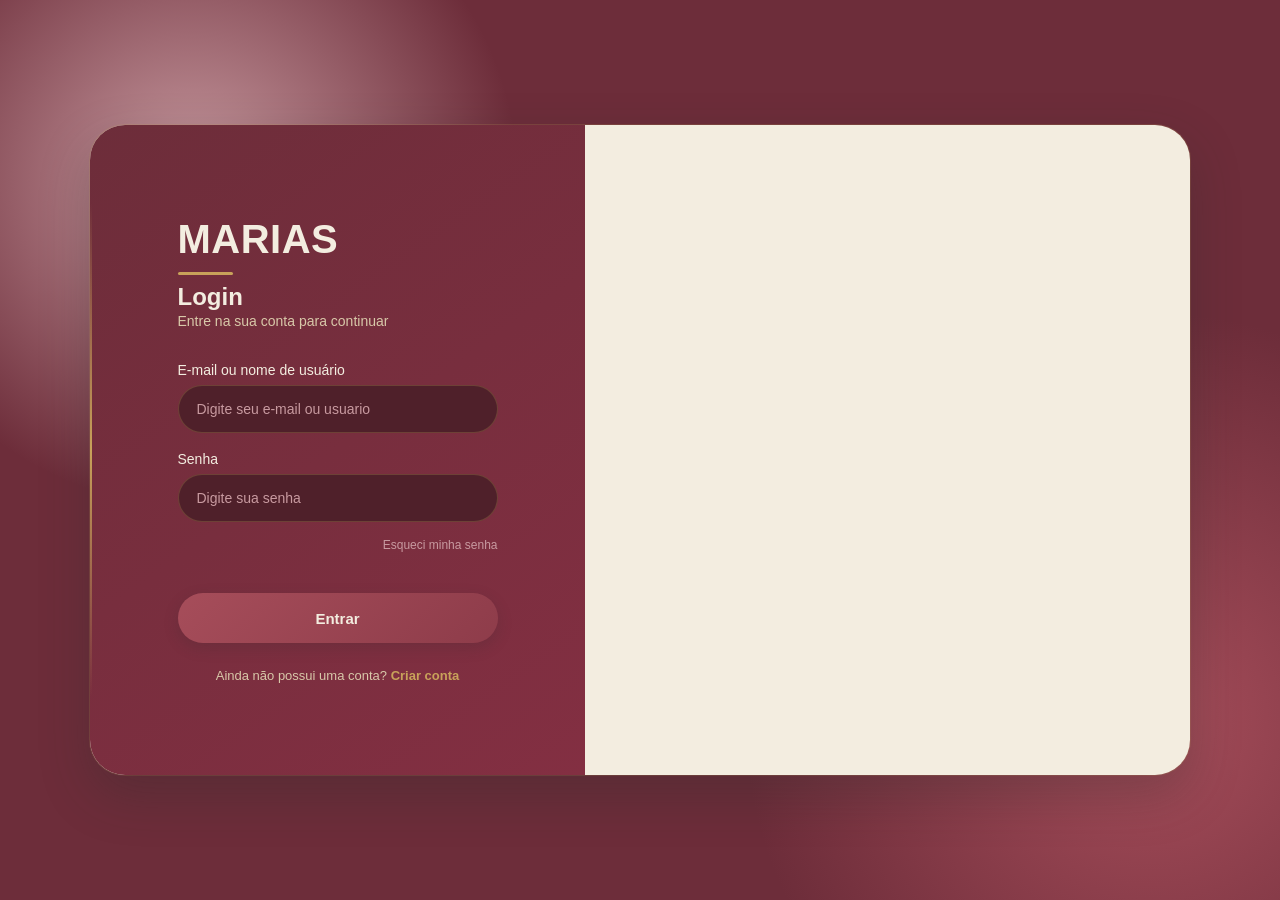
<file: Index.html>
<!DOCTYPE html>
<html lang="pt-BR">
<head>
    <meta charset="UTF-8">
    <meta name="viewport" content="width=device-width, initial-scale=1.0">

    <title>Entrar</title>

    <link rel="stylesheet" href="login.css">
</head>

<body>

    <main class="container">



        <!-- LADO DIREITO -->
        <section class="lado-direito">

            <div class="formulario">

                <h1>MARIAS</h1>

                <h2>Login</h2>

                <p class="subtitulo">
                    Entre na sua conta para continuar
                </p>


                <form id="formLogin">

                    <!-- EMAIL OU USUÁRIO -->
                    <div class="campo">

                        <label for="login">

                            E-mail ou nome de usuário

                        </label>

                        <input
                            type="text"
                            id="login"
                            placeholder="Digite seu e-mail ou usuario"
                        >

                        <small
                            id="erroLogin"
                            class="erro"
                        ></small>

                    </div>


                    <!-- SENHA -->
                    <div class="campo">

                        <label for="senhaLogin">
                            Senha
                        </label>

                        <input
                            type="password"
                            id="senhaLogin"
                            placeholder="Digite sua senha"
                        >

                        <small
                            id="erroSenhaLogin"
                            class="erro"
                        ></small>

                    </div>


                    <!-- ESQUECI SENHA -->
                    <div class="esqueci">

                        <a href="#">
                            Esqueci minha senha
                        </a>

                    </div>


                    <!-- BOTÃO -->
                    <button
                        type="submit"
                        class="botao"
                    >
                        Entrar
                    </button>

                </form>


                <!-- IR PARA CADASTRO -->
                <p class="login">

                    Ainda não possui uma conta?

                    <a href="cadastro.html">
                        Criar conta
                    </a>

                </p>

            </div>

        </section>

    </main>


    <script src="login.js"></script>

</body>

</html>
</file>
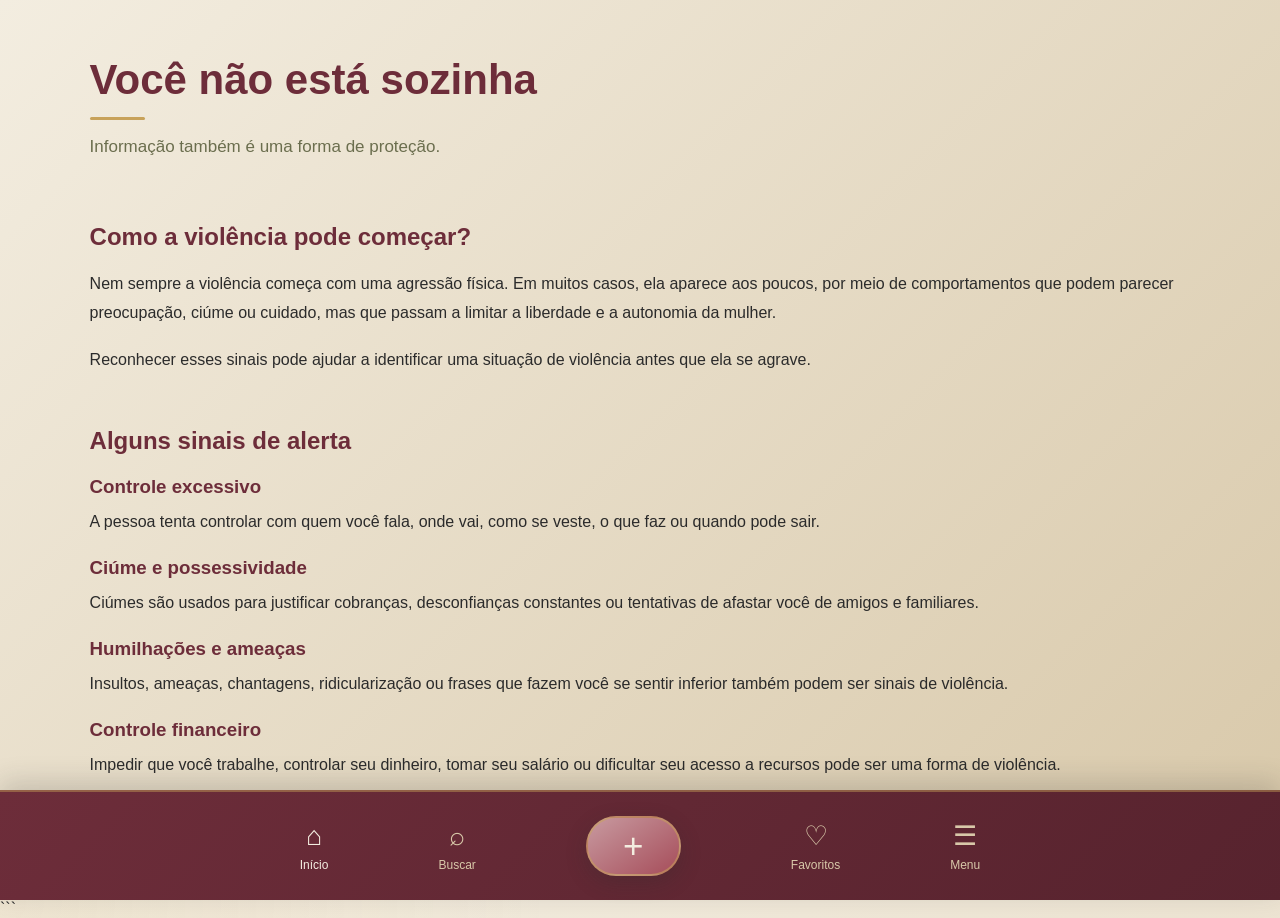
<file: borboleta.html>
<!DOCTYPE html>
<html lang="pt-BR">

<head>

    <meta charset="UTF-8">

    <meta
        name="viewport"
        content="width=device-width, initial-scale=1.0"
    >

    <title>Orientação | Sinais de Violência</title>

    <link rel="stylesheet" href="historias.css">

</head>


<body>

    <main class="pagina">


        <!-- ================================= -->
        <!-- CONTEÚDO ROLÁVEL -->
        <!-- ================================= -->

        <div class="conteudo">


            <!-- CABEÇALHO -->

            <header class="cabecalho">

                <div>

                    <h1>Você não está sozinha</h1>

                    <p>
                        Informação também é uma forma de proteção.
                    </p>

                </div>

            </header>


            <!-- INTRODUÇÃO -->

            <section class="introducao">

                <h2>
                    Como a violência pode começar?
                </h2>

                <p>
                    Nem sempre a violência começa com uma agressão física.
                    Em muitos casos, ela aparece aos poucos, por meio de
                    comportamentos que podem parecer preocupação, ciúme ou
                    cuidado, mas que passam a limitar a liberdade e a
                    autonomia da mulher.
                </p>

                <p>
                    Reconhecer esses sinais pode ajudar a identificar uma
                    situação de violência antes que ela se agrave.
                </p>

            </section>


            <!-- SINAIS -->

            <section class="sinais">

                <h2>
                    Alguns sinais de alerta
                </h2>


                    <div>

                        <h3>
                            Controle excessivo
                        </h3>

                        <p>
                            A pessoa tenta controlar com quem você fala,
                            onde vai, como se veste, o que faz ou quando
                            pode sair.
                        </p>

                    </div>

                </article>


                    <div>

                        <h3>
                            Ciúme e possessividade
                        </h3>

                        <p>
                            Ciúmes são usados para justificar cobranças,
                            desconfianças constantes ou tentativas de
                            afastar você de amigos e familiares.
                        </p>

                    </div>

                </article>


                    <div>

                        <h3>
                            Humilhações e ameaças
                        </h3>

                        <p>
                            Insultos, ameaças, chantagens, ridicularização
                            ou frases que fazem você se sentir inferior
                            também podem ser sinais de violência.
                        </p>

                    </div>

                </article>


                    <div>

                        <h3>
                            Controle financeiro
                        </h3>

                        <p>
                            Impedir que você trabalhe, controlar seu dinheiro,
                            tomar seu salário ou dificultar seu acesso a
                            recursos pode ser uma forma de violência.
                        </p>

                    </div>

                </article>



                    <div>

                        <h3>
                            Agressões físicas
                        </h3>

                        <p>
                            Empurrões, tapas, socos, apertões, puxões ou
                            qualquer outra agressão física são formas de
                            violência e não devem ser normalizadas.
                        </p>

                    </div>

                </article>


                    <div>

                        <h3>
                            Violência sexual
                        </h3>

                        <p>
                            Forçar ou pressionar uma mulher a realizar
                            qualquer ato sexual sem seu consentimento
                            também é violência.
                        </p>

                    </div>

                </article>

            </section>


            <!-- MENSAGEM DE ORIENTAÇÃO -->

            <section class="orientacao">

                <h2>
                    Preste atenção aos seus sentimentos
                </h2>

                <p>
                    Se você sente medo, insegurança ou percebe que precisa
                    mudar seu comportamento constantemente para evitar uma
                    reação de alguém, isso merece atenção.
                </p>

                <p>
                    A violência não é culpa da vítima. Você merece viver
                    uma vida com respeito, segurança e liberdade.
                </p>

            </section>


            <!-- BOTÃO PARA OUTRA PÁGINA -->

            <section class="proxima-pagina">

                <h2>
                    Precisa de orientação ou ajuda?
                </h2>

                <p>
                    Acesse a próxima página para conhecer opções de apoio
                    e encontrar informações sobre onde procurar ajuda.
                </p>

                <a
                    href="triagem.html"
                    class="botao-ajuda"
                >
                    Buscar ajuda
                </a>

            </section>


            <!--
                ESPAÇO EXTRA

                Esse espaço impede que o último conteúdo
                fique escondido atrás da barra.
            -->

            <div class="espaco-final"></div>


        </div>


        <!-- ================================= -->
        <!-- BARRA DE NAVEGAÇÃO -->
        <!-- ================================= -->

        <nav class="barra-navegacao">


            <!-- INÍCIO -->

            <a
                href="historias.html"
                class="nav-item ativo"
            >

                <span>⌂</span>

                <small>Início</small>

            </a>


            <!-- BUSCAR -->

            <a
                href="#"
                class="nav-item"
            >

                <span>⌕</span>

                <small>Buscar</small>

            </a>


            <!-- BOTÃO CENTRAL -->

            <a
                href="triagem.html"
                class="botao-central"
            >

                +

            </a>


            <!-- FAVORITOS -->

            <a
                href="#"
                class="nav-item"
            >

                <span>♡</span>

                <small>Favoritos</small>

            </a>


            <!-- MENU -->

            <a
                href="#"
                class="nav-item"
            >

                <span>☰</span>

                <small>Menu</small>

            </a>


        </nav>


    </main>


</body>

</html>
```
</file>
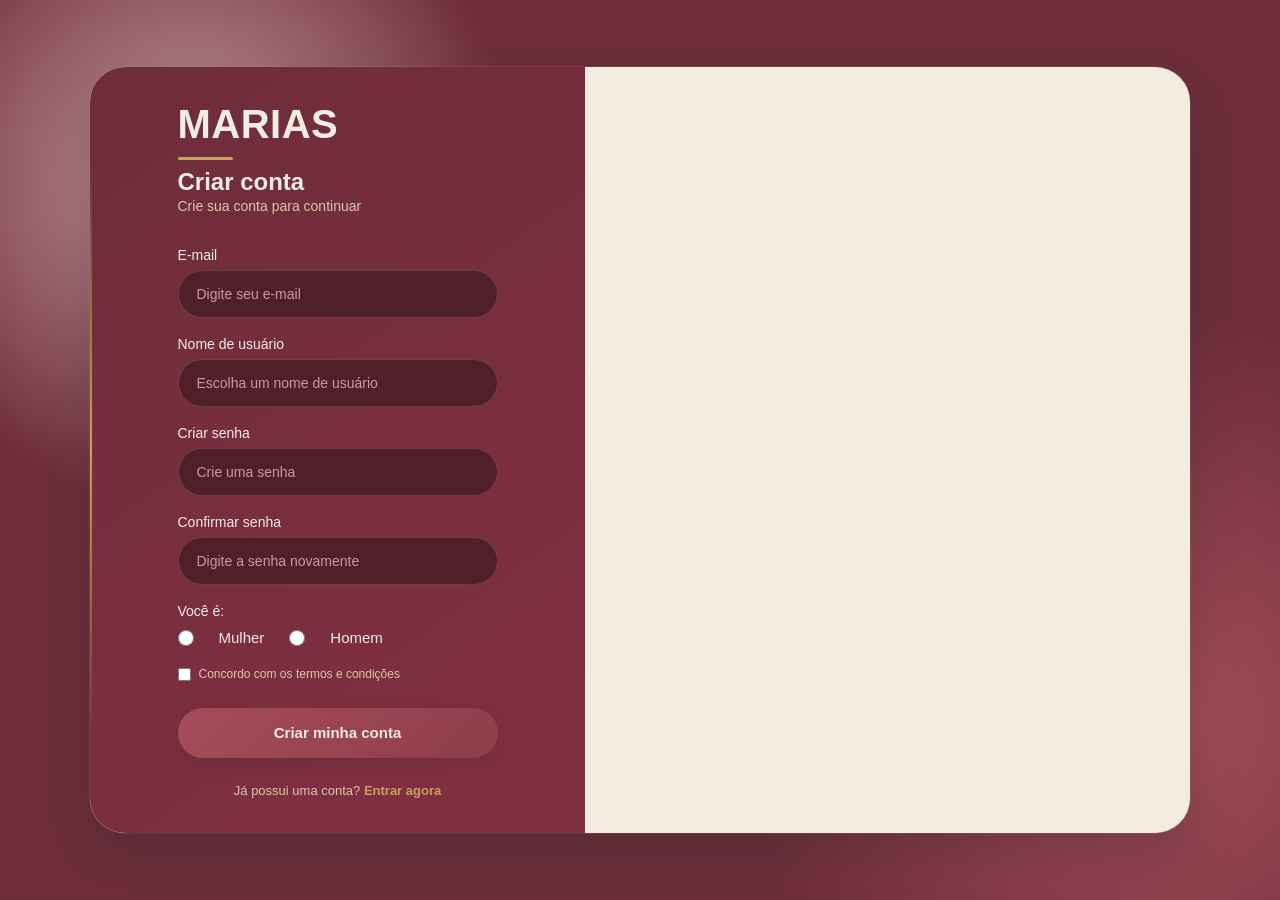
<file: cadastro.html>
<!DOCTYPE html>
<html lang="pt-BR">

<head>
    <meta charset="UTF-8">
    <meta name="viewport" content="width=device-width, initial-scale=1.0">

    <title>Criar conta</title>

    <link rel="stylesheet" href="login.css">
</head>

<body>

    <main class="container">


        <!-- LADO DIREITO -->
        <section class="lado-direito">

            <div class="formulario">

                <h1>MARIAS</h1>

                <h2>Criar conta</h2>

                <p class="subtitulo">
                    Crie sua conta para continuar
                </p>


                <form id="formCadastro">

                    <!-- EMAIL -->
                    <div class="campo">

                        <label for="email">
                            E-mail
                        </label>

                        <input
                            type="email"
                            id="email"
                            placeholder="Digite seu e-mail"
                        >

                        <small id="erroEmail" class="erro"></small>

                    </div>


                    <!-- NOME DE USUÁRIO -->
                    <div class="campo">

                        <label for="usuario">
                            Nome de usuário
                        </label>

                        <input
                            type="text"
                            id="usuario"
                            placeholder="Escolha um nome de usuário"
                        >

                        <small id="erroUsuario" class="erro"></small>

                    </div>


                    <!-- SENHA -->
                    <div class="campo">

                        <label for="senha">
                            Criar senha
                        </label>

                        <input
                            type="password"
                            id="senha"
                            placeholder="Crie uma senha"
                        >

                        <small id="erroSenha" class="erro"></small>

                    </div>


                    <!-- CONFIRMAR SENHA -->
                    <div class="campo">

                        <label for="confirmarSenha">
                            Confirmar senha
                        </label>

                        <input
                            type="password"
                            id="confirmarSenha"
                            placeholder="Digite a senha novamente"
                        >

                        <small id="erroConfirmarSenha" class="erro"></small>

                    </div>


                  <!-- GÊNERO -->
                  <div class="campo">

                        <label>
                            Você é:
                        </label>

                        <div class="opcoes-genero">

                          <input
                                type="radio"
                                name="genero"
                                value="mulher"
                                id="mulher">

                            <label for="mulher">
                                Mulher
                            </label>

                           
                        <input
                                type="radio"
                                name="genero"
                                value="homem"
                                id="homem">

                            <label for="homem">
                                Homem
                            </label>

                        </div>

                        <small id="erroGenero" class="erro"></small>

                    </div>

                    <!-- TERMOS -->
                    <div class="termos">

                        <input
                            type="checkbox"
                            id="termos"
                        >

                        <label for="termos">
                            Concordo com os termos e condições
                        </label>

                    </div>

                    <small id="erroTermos" class="erro"></small>


                    <!-- BOTÃO -->
                    <button
                        type="submit"
                        class="botao"
                    >
                        Criar minha conta
                    </button>

                </form>


                <!-- IR PARA LOGIN -->
                <p class="login">

                    Já possui uma conta?

                    <a href="login.html">
                        Entrar agora
                    </a>

                </p>

            </div>

        </section>

    </main>


    <script src="login.js"></script>


</body>

</html>
</file>
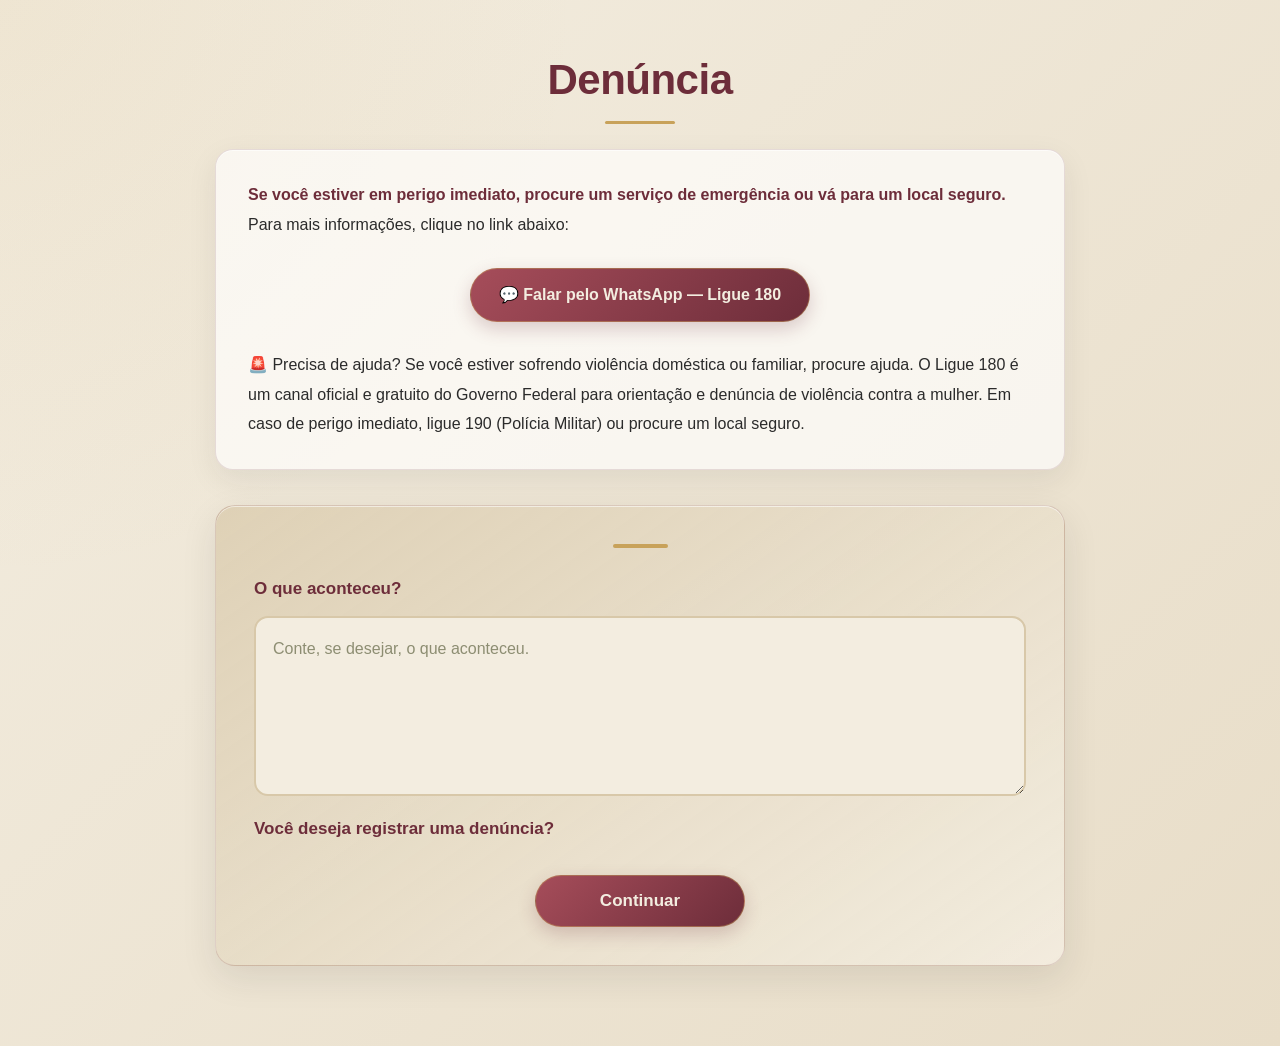
<file: denuncia.html>
<!DOCTYPE html>
<html lang="pt-BR">

<head>

    <meta charset="UTF-8">

    <meta
        name="viewport"
        content="width=device-width, initial-scale=1.0"
    >

    <title>Denúncia</title>

    <!-- LIGAÇÃO COM O CSS -->
    <link
        rel="stylesheet"
        href="denuncia.css"
    >

</head>

<body>

    <h1>Denúncia</h1>

    <p>
        Se você estiver em perigo imediato,
        procure um serviço de emergência ou vá para um local seguro.
        Para mais informações, clique no link abaixo:

        <a
            href="https://wa.me/556196100180"
            target="_blank"
            rel="noopener noreferrer"
            class="botao-ligue180"
        >
            💬 Falar pelo WhatsApp — Ligue 180
        </a>

        🚨 Precisa de ajuda?

        Se você estiver sofrendo violência doméstica ou familiar,
        procure ajuda.

        O Ligue 180 é um canal oficial e gratuito do Governo Federal
        para orientação e denúncia de violência contra a mulher.

        Em caso de perigo imediato, ligue 190 (Polícia Militar)
        ou procure um local seguro.
    </p>


    <form>

        <label>
            O que aconteceu?
        </label>

        <textarea
            placeholder="Conte, se desejar, o que aconteceu."
        ></textarea>


        <label>
            Você deseja registrar uma denúncia?
        </label>


        <button type="submit">
            Continuar
        </button>

    </form>


</body>

</html>
</file>
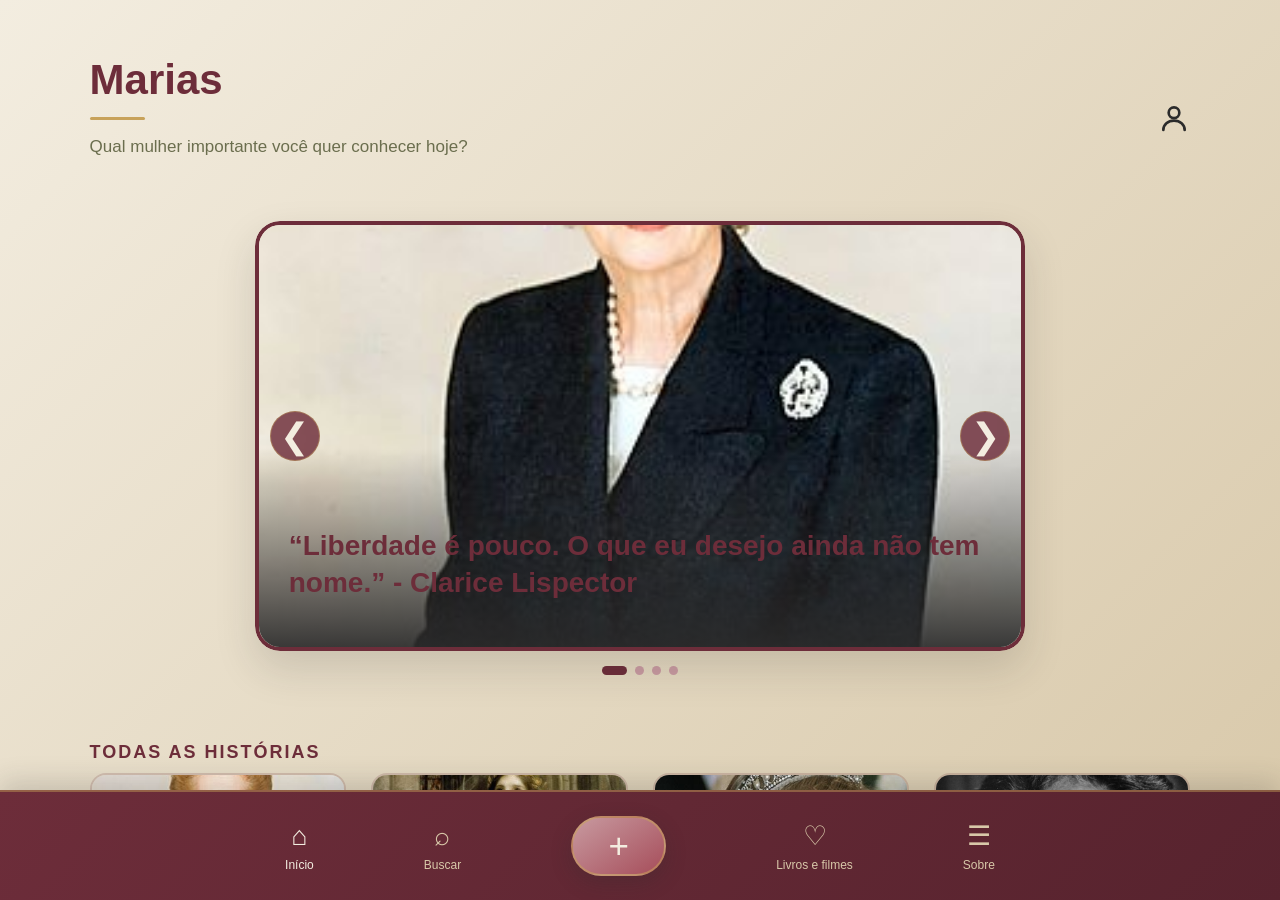
<file: historias.html>
<!DOCTYPE html>
<html lang="pt-BR">

<head>
    <meta charset="UTF-8">
    <meta name="viewport" content="width=device-width, initial-scale=1.0">

    <title>Marias</title>

    <link rel="stylesheet" href="historias.css">
</head>

<body>

    <main class="pagina">

        <div class="conteudo">

            <!-- CABEÇALHO -->
            <header class="cabecalho">

                <div>
                    <h1>Marias</h1>
                    <p>Qual mulher importante você quer conhecer hoje?</p>
                </div>

                <!-- BOTÃO DE PERFIL -->
                <div class="acoes-cabecalho">

                    <a href="perfil.html"
                       class="botao-perfil"
                       title="Perfil"
                       aria-label="Acessar perfil">

                        <span>
                            <svg
                                xmlns="http://www.w3.org/2000/svg"
                                width="32"
                                height="32"
                                viewBox="0 0 24 24"
                                fill="none"
                                stroke="currentColor"
                                stroke-width="2"
                                stroke-linecap="round"
                                stroke-linejoin="round">

                                <circle cx="12" cy="8" r="4"></circle>

                                <path d="M4 21c0-4 3.5-7 8-7s8 3 8 7"></path>

                            </svg>
                        </span>

                    </a>

                </div>

            </header>


            <!-- HISTÓRIA PRINCIPAL -->
            <section class="historia-principal">

                <div class="carrossel">

                    <!-- BOTÃO ANTERIOR -->
                    <button
                        class="seta esquerda"
                        id="anterior"
                        type="button"
                        aria-label="História anterior">

                        &#10094;

                    </button>


                    <!-- SLIDE 1 -->
                    <div class="slide ativo">

                        <img
                            src="mulhers1.jpg"
                            alt="Mulher1">


                        <div class="informacoes-slide">

                            <h2>“Liberdade é pouco. O que eu desejo ainda não tem nome.” - Clarice Lispector</h2>

                        </div>

                    </div>


                    <!-- SLIDE 2 -->
                    <div class="slide">

                        <img
                            src="mulhers2.jpg"
                            alt="Mulher 2">

                        <div class="informacoes-slide">

                            <h2>“Pés, para que os quero, se tenho asas para voar?” - Frida Kahlo</h2>

                        </div>

                    </div>


                    <!-- SLIDE 3 -->
                    <div class="slide">

                        <img
                            src="mulhers3.png"
                            alt="Mulher 3">

                        <div class="informacoes-slide">

                            <h2>“Não se nasce mulher: torna-se mulher.” - Simone de Beauvoir</h2>

                        </div>

                    </div>


                    <!-- SLIDE 4 -->
                    <div class="slide">

                        <img
                            src="logo.jpeg"
                            alt="Mulher 4">

                        <div class="informacoes-slide">

                            <h2>“Assim como a borboleta,tada mulher carrega em si a beleza de
                                se transformar e a coragem de voar.” - Marias
                            </h2>

                        </div>

                    </div>


                    <!-- BOTÃO PRÓXIMO -->
                    <button
                        class="seta direita"
                        id="proximo"
                        type="button"
                        aria-label="Próxima história">

                        &#10095;

                    </button>

                </div>


                <!-- INDICADORES -->
                <div class="indicadores">

                    <span class="indicador ativo"></span>
                    <span class="indicador"></span>
                    <span class="indicador"></span>
                    <span class="indicador"></span>

                </div>

            </section>


            <!-- TODAS AS HISTÓRIAS -->
            <section class="outras-historias">

                <h3>TODAS AS HISTÓRIAS</h3>


                <div
                    class="grade-historias"
                    id="grade-historias">


                    <!-- MULHER 1 -->
                    <a
                        class="card-historia"
                        href="mulher1.html">

                        <img
                            src="mulhers1.jpg"
                            alt="Margaret Thatcher">

                        <h4>Margaret Thatcher</h4>

                    </a>


                    <!-- MULHER 2 -->
                    <a
                        class="card-historia"
                        href="mulher2.html">

                        <img
                            src="mulhers2.jpg"
                            alt="Joana d'Arc">

                        <h4>Joana d'Arc</h4>

                    </a>


                    <!-- MULHER 3 -->
                    <a
                        class="card-historia"
                        href="mulher3.html">

                        <img
                            src="mulhers3.png"
                            alt="Princesa Diana">

                        <h4>Princesa Diana</h4>

                    </a>


                    <!-- MULHER 4 -->
                    <a
                        class="card-historia"
                        href="mulher4.html">

                        <img
                            src="mulhers4.jpg"
                            alt="Rosalind Franklin">

                        <h4>Rosalind Franklin</h4>

                    </a>


                    <!-- MULHER 5 -->
                    <a
                        class="card-historia"
                        href="mulher5.html">

                        <img
                            src="imagem5.png"
                            alt="Ada Lovelace">

                        <h4>Ada Lovelace</h4>

                    </a>


                    <!-- MULHER 6 -->
                    <a
                        class="card-historia"
                        href="mulher6.html">

                        <img
                            src="mulher6.png"
                            alt="Katherine Johnson">

                        <h4>Katherine Johnson</h4>

                    </a>


                    <!-- MULHER 7 -->
                    <a
                        class="card-historia"
                        href="mulher7.html">

                        <img
                            src="mulher7.png"
                            alt="Marielle Franco">

                        <h4>Marielle Franco</h4>

                    </a>


                    <!-- MULHER 8 -->
                    <a
                        class="card-historia"
                        href="mulher8.html">

                        <img
                            src="mulher8.png"
                            alt="Tarana Burke">

                        <h4>Tarana Burke</h4>

                    </a>


                    <!-- MULHER 9 -->
                    <a
                        class="card-historia"
                        href="mulher9.html">

                        <img
                            src="mulher9.png"
                            alt="Malala Yousafzai">

                        <h4>Malala Yousafzai</h4>

                    </a>


                    <!-- MULHER 10 -->
                    <a
                        class="card-historia"
                        href="mulher10.html">

                        <img
                            src="mulher10.png"
                            alt="Melanie Klein">

                        <h4>Melanie Klein</h4>

                    </a>


                    <!-- MULHER 11 -->
                    <a
                        class="card-historia"
                        href="mulher11.html">

                        <img
                            src="mulher11.png"
                            alt="Nise da Silveira">

                        <h4>Nise da Silveira</h4>

                    </a>


                    <!-- MULHER 12 -->
                    <a
                        class="card-historia"
                        href="mulher12.html">

                        <img
                            src="mulher12.jpg"
                            alt="Tarsila do Amaral">

                        <h4>Tarsila do Amaral</h4>

                    </a>

                </div>

            </section>

        </div>


    
        <!-- BORBOLETA -->

<a
    href="triagem.html"
    class="borboleta"
    aria-label="Triagem">

    <svg
        viewBox="0 0 120 120"
        xmlns="http://www.w3.org/2000/svg">

        <!-- Asa esquerda superior -->

        <path
            class="asa superior"
            d="M57 54
               C48 25, 25 8, 13 19
               C2 29, 10 51, 34 64
               C43 69, 52 66, 57 60 Z"
        />


        <!-- Asa esquerda inferior -->

        <path
            class="asa inferior"
            d="M55 61
               C38 57, 18 63, 18 78
               C18 91, 39 96, 56 75
               C60 70, 59 64, 55 61 Z"
        />


        <!-- Asa direita superior -->

        <path
            class="asa superior"
            d="M63 54
               C72 25, 95 8, 107 19
               C118 29, 110 51, 86 64
               C77 69, 68 66, 63 60 Z"
        />


        <!-- Asa direita inferior -->

        <path
            class="asa inferior"
            d="M65 61
               C82 57, 102 63, 102 78
               C102 91, 81 96, 64 75
               C60 70, 61 64, 65 61 Z"
        />


        <!-- Detalhes das asas -->

        <path
            class="detalhe"
            d="M51 50 C39 38, 27 31, 17 31"
        />


        <path
            class="detalhe"
            d="M48 57 C35 50, 24 47, 14 49"
        />


        <path
            class="detalhe"
            d="M69 50 C81 38, 93 31, 103 31"
        />


        <path
            class="detalhe"
            d="M72 57 C85 50, 96 47, 106 49"
        />


        <!-- Corpo -->

        <ellipse
            class="corpo"
            cx="60"
            cy="62"
            rx="5"
            ry="22"
        />


        <!-- Cabeça -->

        <circle
            class="cabeca"
            cx="60"
            cy="39"
            r="5"
        />


        <!-- Antena esquerda -->

        <path
            class="antena"
            d="M57 38 C51 29, 46 29, 43 25"
        />


        <!-- Antena direita -->

        <path
            class="antena"
            d="M63 38 C69 29, 74 29, 77 25"
        />


        <!-- Pontinhas das antenas -->

        <circle
            class="ponta"
            cx="43"
            cy="25"
            r="2"
        />

        <circle
            class="ponta"
            cx="77"
            cy="25"
            r="2"
        />

    </svg>

</a>
            
        

       
<!-- BARRA DE NAVEGAÇÃO -->
<nav class="barra-navegacao">

    <!-- INÍCIO -->
    <a href="historias.html" class="nav-item ativo">
        <span>⌂</span>
        <small>Início</small>
    </a>


    <!-- BUSCAR -->
    <button
        class="nav-item botao-buscar"
        id="botao-pesquisa"
        type="button">

        <span>⌕</span>
        <small>Buscar</small>

    </button>


    <!-- ÁREA DE PESQUISA -->
    <div
        class="area-pesquisa"
        id="area-pesquisa">

        <input
            type="text"
            id="campo-pesquisa"
            placeholder="Pesquisar...">

        <div
            id="sugestoes"
            class="sugestoes">
        </div>

        <button
            id="enviar-pesquisa"
            type="button">
            Buscar
        </button>

        <button
            id="fechar-pesquisa"
            type="button">
            Fechar
        </button>

    </div>


    <!-- QUAL MARIA VOCÊ SERIA -->
    <a
        href="maria-quiz.html"
        class="botao-central"
        aria-label="Qual Maria você seria?">

        +

    </a>


    <!-- LIVROS E FILMES -->
    <a
        href="marias-em-foco.html"
        class="nav-item">

        <span>♡</span>
        <small>Livros e filmes</small>

    </a>


    <!-- SOBRE O SITE -->
    <a
        href="sobre.html"
        class="nav-item">

        <span>☰</span>
        <small>Sobre</small>

    </a>

</nav>

    </a>


    <!-- LIVROS E FILMES -->
    <a
        href="livros.html"
        class="nav-item">

        <span>♡</span>
        <small>Livros e filmes</small>

    </a>


    <!-- SOBRE O SITE -->
    <a
        href="sobre.html"
        class="nav-item">

        <span>☰</span>
        <small>Sobre</small>

    </a>

</nav>

            </a>

        </nav>

    </main>


    <!-- JAVASCRIPT -->
    <script src="historias.js"></script>

</body>

</html>
</file>
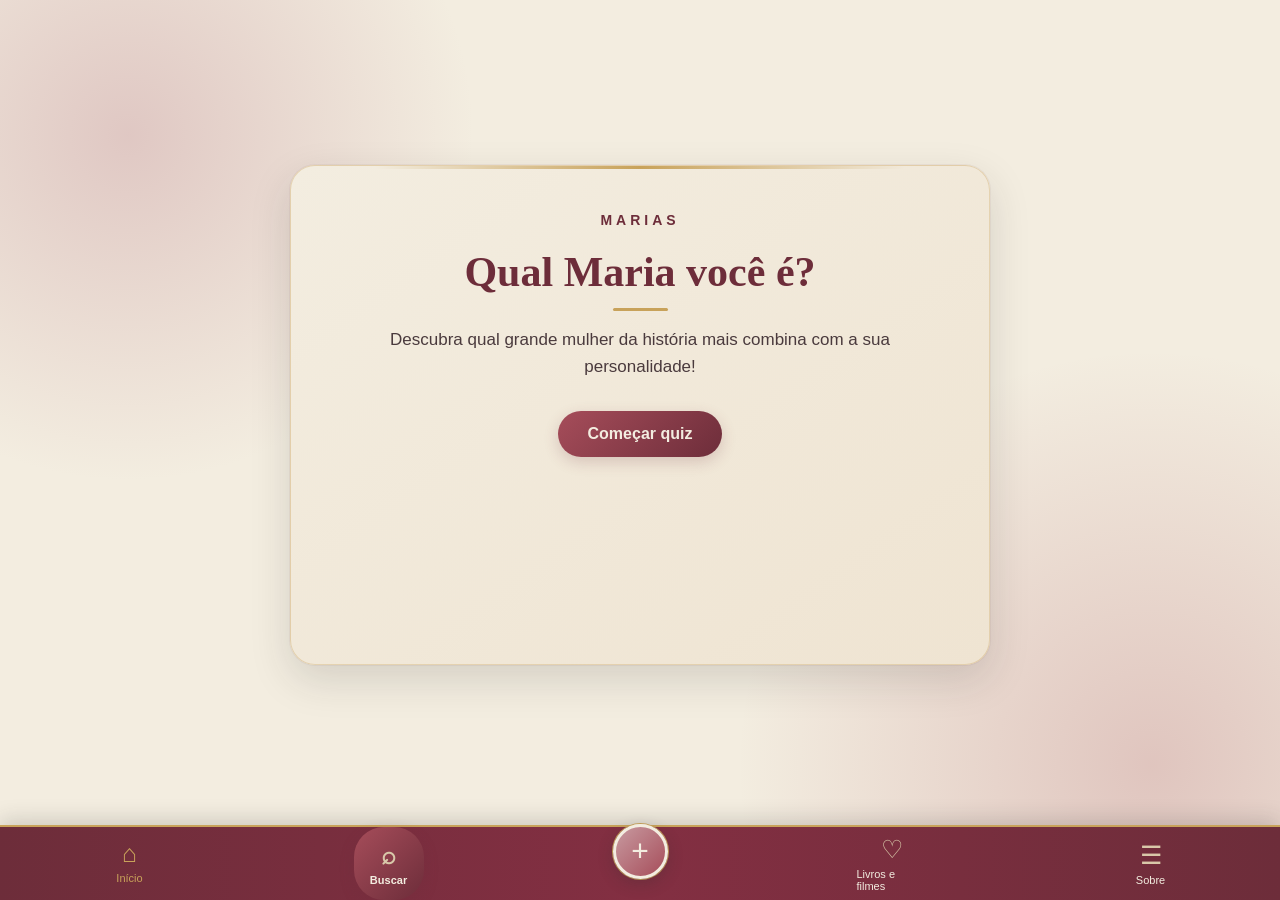
<file: maria-quiz.html>
<!DOCTYPE html>

<html lang="pt-BR">
<head>
    <meta charset="UTF-8">
    <meta name="viewport" content="width=device-width, initial-scale=1.0">
    <title>Qual Maria você é?</title>


<link rel="stylesheet" href="maria-quiz.css">


</head>

<body>


<main class="quiz-container">

    <div class="intro">
        <span class="logo">MARIAS</span>

        <h1>Qual Maria você é?</h1>

        <p>
            Descubra qual grande mulher da história
            mais combina com a sua personalidade!
        </p>

        <button id="startBtn">Começar quiz</button>
    </div>

    <section id="quiz" class="quiz hidden">

        <div class="topo">
            <span id="numeroPergunta">Pergunta 1 de 6</span>
            <div class="barra">
                <div id="progresso"></div>
            </div>
        </div>

        <h2 id="pergunta"></h2>

        <div id="opcoes" class="opcoes"></div>

    </section>

    <section id="resultado" class="resultado hidden">

        <p class="resultado-titulo">SEU RESULTADO</p>

        <div class="foto-mulher" id="fotoMulher">
            <span id="inicial"></span>
        </div>

        <h2 id="nomeResultado"></h2>

        <p id="descricaoResultado"></p>

        <button onclick="reiniciarQuiz()">Fazer novamente ↻</button>

    </section>

</main>


<!-- BARRA DE NAVEGAÇÃO -->
<nav class="barra-navegacao">

    <!-- INÍCIO -->
    <a href="historias.html" class="nav-item ativo">
        <span>⌂</span>
        <small>Início</small>
    </a>


    <!-- BUSCAR -->
    <button
        class="nav-item botao-buscar"
        id="botao-pesquisa"
        type="button">

        <span>⌕</span>
        <small>Buscar</small>

    </button>
        

    <!-- QUAL MARIA VOCÊ SERIA -->
    <a
        href="maria-quiz.html"
        class="botao-central"
        aria-label="Qual Maria você seria?">

        +

    </a>


    <!-- LIVROS E FILMES -->
    <a
        href="marias-em-foco.html"
        class="nav-item">

        <span>♡</span>
        <small>Livros e filmes</small>

    </a>


    <!-- SOBRE O SITE -->
    <a
        href="sobre.html"
        class="nav-item">

        <span>☰</span>
        <small>Sobre</small>


    </a>

</nav>


<script src="maria-quiz.js"></script>


</body>
</html>
</file>
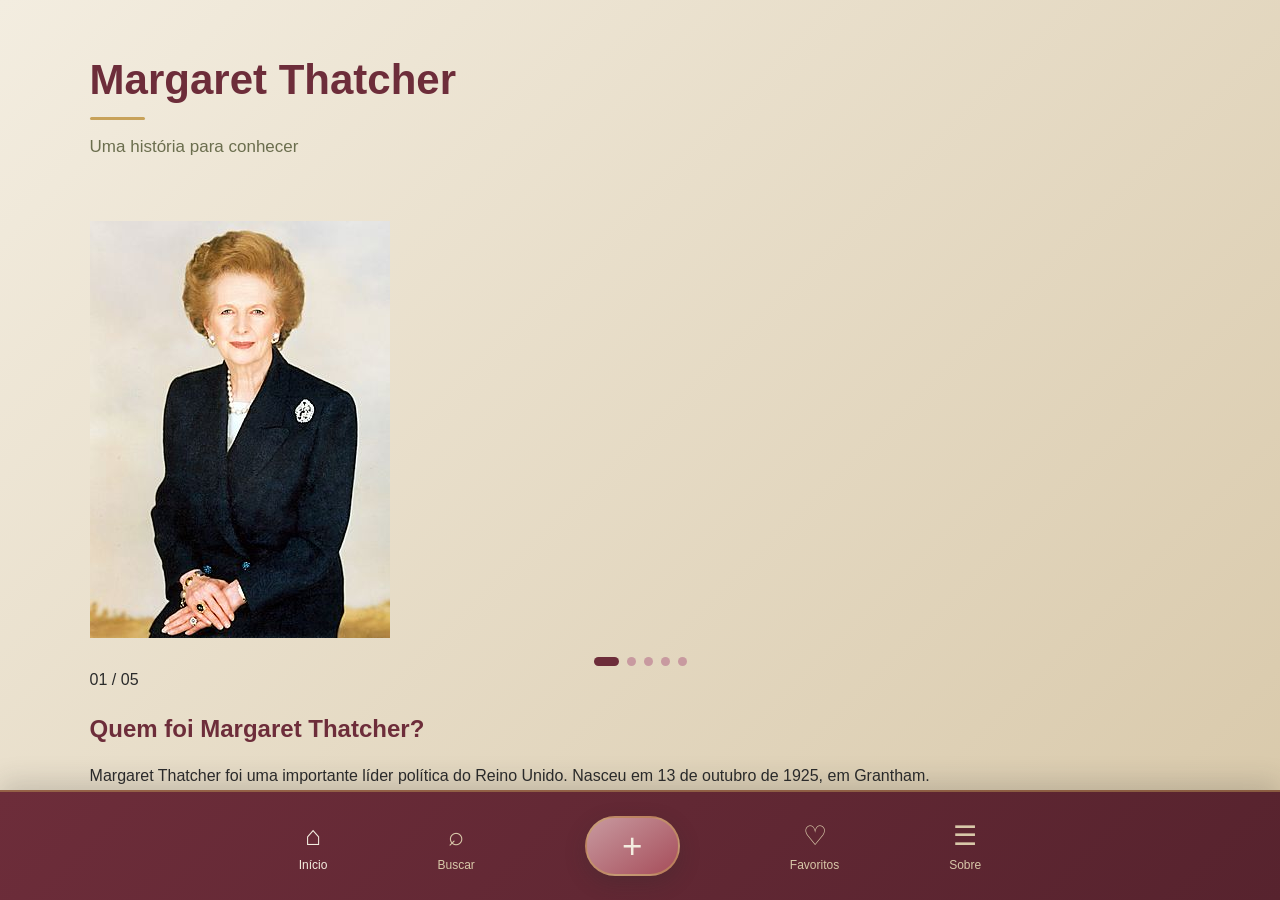
<file: mulher1.html>
<!DOCTYPE html>
<html lang="pt-BR">

<head>

    <meta charset="UTF-8">

    <meta
        name="viewport"
        content="width=device-width, initial-scale=1.0"
    >

    <title>Margaret Thatcher</title>

    <link rel="stylesheet" href="historias.css">

</head>


<body>

    <main class="pagina">

        <div class="conteudo">

            <header class="cabecalho">

                <div>

                    <h1>Margaret Thatcher</h1>

                    <p>Uma história para conhecer</p>

                </div>

            </header>


            <!-- SLIDES -->

            <section class="historia">

                <!-- LADO DAS IMAGENS -->

                <div class="lado-imagem">

                    <div class="imagem-container">

                        <img
                            id="imagemHistoria"
                            src="mulhers1.jpg"
                            alt="Margaret Thatcher"
                        >

                        
                    </div>


                    <!-- INDICADORES -->

                    <div class="indicadores">

                        <span class="ponto ativo"></span>
                        <span class="ponto"></span>
                        <span class="ponto"></span>
                        <span class="ponto"></span>
                        <span class="ponto"></span>

                    </div>

                </div>


                <!-- LADO DO TEXTO -->

                <div class="texto-historia">

                    <p class="numero" id="numeroSlide">
                        01 / 05
                    </p>

                    <h2 id="tituloHistoria">
                        Quem foi Margaret Thatcher?
                    </h2>


                    <p id="textoHistoria">

                        Margaret Thatcher foi uma importante líder
                        política do Reino Unido. Nasceu em 13 de
                        outubro de 1925, em Grantham.

                    </p>


                    <p id="textoHistoria2">

                        Formou-se em Química pela Universidade de
                        Oxford e posteriormente tornou-se advogada.
                        Entrou para o Partido Conservador e iniciou
                        sua trajetória na política.

                    </p>


                    <div class="informacao">

                        <strong id="destaque">
                            Primeira mulher Primeira-Ministra
                        </strong>

                        <p id="textoDestaque">

                            Em 1979, Margaret Thatcher tornou-se a
                            primeira mulher a ocupar o cargo de
                            Primeira-Ministra do Reino Unido.

                        </p>

                    </div>


                    <div class="controles">

                        <button
                            class="botao-anterior"
                            onclick="voltarSlide()"
                        >
                            ← Anterior
                        </button>


                        <button
                            class="botao-proximo"
                            onclick="proximoSlide()"
                        >
                            Próximo →
                        </button>

                    </div>

                </div>

            </section>

        </div>


        <!-- BARRA DE NAVEGAÇÃO -->

        <nav class="barra-navegacao">

            <a
                href="historias.html"
                class="nav-item ativo"
            >

                <span>⌂</span>

                <small>Início</small>

            </a>


            <a
                href="#"
                class="nav-item"
            >

                <span>⌕</span>

                <small>Buscar</small>

            </a>


            <a
                href="#"
                class="botao-central"
            >

                +

            </a>


            <a
                href="#"
                class="nav-item"
            >

                <span>♡</span>

                <small>Favoritos</small>

            </a>


            <a
                href="#"
                class="nav-item"
            >

                <span>☰</span>

                <small>Sobre</small>

            </a>

        </nav>

    </main>


    <!-- JAVASCRIPT -->

    <script>

        const slides = [

            {
                imagem: "https://upload.wikimedia.org/wikipedia/commons/3/3d/Margaret_Thatcher_stock_portrait_%28cropped%29.jpg",

                titulo: "Quem foi Margaret Thatcher?",

                texto1:
                    "Margaret Thatcher foi uma importante líder política do Reino Unido. Nasceu em 13 de outubro de 1925, em Grantham.",

                texto2:
                    "Formou-se em Química pela Universidade de Oxford e posteriormente tornou-se advogada. Entrou para o Partido Conservador e iniciou sua trajetória na política.",

                destaque:
                    "Primeira mulher Primeira-Ministra",

                textoDestaque:
                    "Em 1979, Margaret Thatcher tornou-se a primeira mulher a ocupar o cargo de Primeira-Ministra do Reino Unido."
            },


            {
                imagem: "https://upload.wikimedia.org/wikipedia/commons/5/5e/Margaret_Thatcher_1983.jpg",

                titulo: "A chegada ao poder",

                texto1:
                    "Em 1979, Margaret Thatcher venceu as eleições e tornou-se a primeira mulher a ocupar o cargo de Primeira-Ministra do Reino Unido.",

                texto2:
                    "Ela permaneceu no poder até 1990, tornando-se uma das figuras políticas mais importantes da história britânica.",

                destaque:
                    "11 anos no poder",

                textoDestaque:
                    "Thatcher governou o Reino Unido por aproximadamente 11 anos, sendo uma das líderes que permaneceram por mais tempo no cargo."
            },


            {
                imagem: "https://upload.wikimedia.org/wikipedia/commons/0/0e/Margaret_Thatcher_1982.jpg",

                titulo: "A Guerra das Malvinas",

                texto1:
                    "Em 1982, o Reino Unido entrou em conflito com a Argentina pela disputa das Ilhas Malvinas.",

                texto2:
                    "Margaret Thatcher assumiu uma posição firme durante o conflito e apoiou as forças britânicas.",

                destaque:
                    "Guerra das Malvinas",

                textoDestaque:
                    "A vitória britânica fortaleceu a imagem política de Thatcher dentro do Reino Unido."
            },


            {
                imagem: "https://upload.wikimedia.org/wikipedia/commons/2/2e/Margaret_Thatcher_1988.jpg",

                titulo: "A Dama de Ferro",

                texto1:
                    "Margaret Thatcher ficou conhecida mundialmente pelo apelido de 'Dama de Ferro', devido à sua postura firme e determinada.",

                texto2:
                    "Seu governo foi marcado por políticas econômicas liberais, privatizações e mudanças profundas na economia britânica.",

                destaque:
                    "Uma líder controversa",

                textoDestaque:
                    "Suas políticas provocaram tanto apoio quanto fortes críticas, deixando marcas profundas na sociedade britânica."
            },


            {
                imagem: "https://upload.wikimedia.org/wikipedia/commons/6/69/Margaret_Thatcher_1990.jpg",

                titulo: "Seu legado",

                texto1:
                    "Margaret Thatcher deixou um impacto significativo na política do Reino Unido e nas relações internacionais.",

                texto2:
                    "Também teve papel importante durante a fase final da Guerra Fria e manteve uma forte aliança com os Estados Unidos.",

                destaque:
                    "Um legado histórico",

                textoDestaque:
                    "Thatcher faleceu em 8 de abril de 2013, mas continua sendo uma das mulheres mais importantes da história política contemporânea."
            }

        ];


        let slideAtual = 0;


        const imagem =
            document.getElementById("imagemHistoria");

        const numero =
            document.getElementById("numeroSlide");

        const titulo =
            document.getElementById("tituloHistoria");

        const texto1 =
            document.getElementById("textoHistoria");

        const texto2 =
            document.getElementById("textoHistoria2");

        const destaque =
            document.getElementById("destaque");

        const textoDestaque =
            document.getElementById("textoDestaque");

        const pontos =
            document.querySelectorAll(".ponto");


        function mostrarSlide(numeroSlide) {

            slideAtual = numeroSlide;

            const slide = slides[slideAtual];


            titulo.textContent =
                slide.titulo;


            texto1.textContent =
                slide.texto1;


            texto2.textContent =
                slide.texto2;


            destaque.textContent =
                slide.destaque;


            textoDestaque.textContent =
                slide.textoDestaque;


            numero.textContent =
                "0" + (slideAtual + 1) +
                " / " +
                "0" + slides.length;


            pontos.forEach((ponto, index) => {

                ponto.classList.remove("ativo");

                if (index === slideAtual) {

                    ponto.classList.add("ativo");

                }

            });

        }


        function proximoSlide() {

            slideAtual++;

            if (slideAtual >= slides.length) {

                slideAtual = 0;

            }

            mostrarSlide(slideAtual);

        }


        function voltarSlide() {

            slideAtual--;

            if (slideAtual < 0) {

                slideAtual = slides.length - 1;

            }

            mostrarSlide(slideAtual);

        }


        /* TROCA AUTOMÁTICA */

        setInterval(() => {

            proximoSlide();

        }, 7000);


    </script>


</body>

</html>
</file>
<file: login.css>
/* =========================================================
   PROJETO MARIAS — TELA DE LOGIN/CADASTRO
   PALETA OFICIAL
   ========================================================= */

/* ============================= */
/* RESET */
/* ============================= */

* {
    margin: 0;
    padding: 0;
    box-sizing: border-box;
}


/* ============================= */
/* BODY */
/* ============================= */

body {
    min-height: 100vh;

    display: flex;
    justify-content: center;
    align-items: center;

    font-family: Arial, Helvetica, sans-serif;

    background:
        radial-gradient(
            circle at 15% 20%,
            #C89AA0 0%,
            transparent 25%
        ),
        radial-gradient(
            circle at 90% 80%,
            #A64D5A 0%,
            transparent 30%
        ),
        #6D2D3A;

    padding: 30px;
}


/* ============================= */
/* CONTAINER */
/* ============================= */

.container {
    width: 100%;
    max-width: 1100px;
    min-height: 650px;

    display: flex;

    background-color: #F3EDE0;

    border-radius: 35px;

    overflow: hidden;

    box-shadow:
        0 20px 50px rgba(43, 43, 43, 0.30),
        0 0 0 1px rgba(200, 162, 90, 0.20);
}


/* ============================= */
/* LADO ESQUERDO */
/* ============================= */

.lado-esquerdo {
    width: 55%;

    position: relative;

    padding: 40px;

    display: flex;
    align-items: center;
    justify-content: center;

    background:
        linear-gradient(
            145deg,
            #F3EDE0,
            #D8C8A9
        );

    overflow: hidden;
}


/* ============================= */
/* DECORAÇÕES */
/* ============================= */

.lado-esquerdo::before {
    content: "";

    position: absolute;

    width: 550px;
    height: 550px;

    border-radius: 50%;

    background:
        radial-gradient(
            circle,
            #6D2D3A 0%,
            #6D2D3A 65%,
            transparent 66%
        );

    left: -250px;
    bottom: -220px;

    opacity: 0.95;
}


.lado-esquerdo::after {
    content: "";

    position: absolute;

    width: 350px;
    height: 350px;

    border-radius: 50%;

    background:
        radial-gradient(
            circle,
            #A64D5A 0%,
            #A64D5A 65%,
            transparent 66%
        );

    right: -200px;
    top: -150px;

    opacity: 0.85;
}


/* ============================= */
/* TÍTULO MARIAS */
/* ============================= */

.titulo-site {
    position: absolute;

    top: 35px;
    left: 40px;

    z-index: 3;

    font-size: 58px;
    font-weight: 700;

    color: #6D2D3A;

    letter-spacing: 3px;

    line-height: 1;

    text-shadow:
        2px 2px 0 rgba(200, 162, 90, 0.25);
}


/* ============================= */
/* LOGO */
/* ============================= */

.logo {
    width: 150px;

    position: absolute;

    top: 35px;
    left: 40px;

    z-index: 3;
}


/* ============================= */
/* ILUSTRAÇÃO */
/* ============================= */

.ilustracao {
    position: relative;

    z-index: 2;

    max-width: 50%;

    height: auto;
}


/* ============================= */
/* COPYRIGHT */
/* ============================= */

.copyright {
    position: absolute;

    bottom: 25px;
    left: 40px;

    font-size: 11px;

    color: #F3EDE0;

    z-index: 3;

    letter-spacing: 0.5px;
}


/* ============================= */
/* LADO DIREITO */
/* ============================= */

.lado-direito {
    width: 45%;

    background:
        linear-gradient(
            145deg,
            #6D2D3A,
            #832F42
        );

    color: #F3EDE0;

    display: flex;

    justify-content: center;
    align-items: center;

    padding: 35px 40px;

    position: relative;
}


/* detalhe dourado lateral */

.lado-direito::before {
    content: "";

    position: absolute;

    left: 0;
    top: 12%;
    bottom: 12%;

    width: 2px;

    background: linear-gradient(
        to bottom,
        transparent,
        #C8A25A,
        transparent
    );
}


/* ============================= */
/* FORMULÁRIO */
/* ============================= */

.formulario {
    width: 100%;
    max-width: 320px;

    position: relative;
    z-index: 2;
}


.formulario h1 {
    font-size: 40px;

    margin-bottom: 8px;

    color: #F3EDE0;

    letter-spacing: 0.5px;
}


/* linha decorativa */

.formulario h1::after {
    content: "";

    display: block;

    width: 55px;
    height: 3px;

    margin-top: 10px;

    background-color: #C8A25A;

    border-radius: 10px;
}


/* ============================= */
/* SUBTÍTULO */
/* ============================= */

.subtitulo {
    color: #D8C8A9;

    font-size: 14px;

    margin-bottom: 30px;

    line-height: 1.5;
}


/* ============================= */
/* CAMPOS */
/* ============================= */

.campo {
    margin-bottom: 18px;
}


.campo label {
    display: block;

    margin-bottom: 7px;

    font-size: 14px;

    color: #F3EDE0;

    font-weight: 500;
}


/* ============================= */
/* INPUTS */
/* ============================= */

.campo input {
    width: 100%;

    height: 48px;

    border: 1px solid rgba(200, 162, 90, 0.25);

    outline: none;

    border-radius: 25px;

    padding: 0 18px;

    font-size: 14px;

    background-color: #4F202A;

    color: #F3EDE0;

    transition:
        0.3s ease,
        border-color 0.3s ease,
        box-shadow 0.3s ease;
}


.campo input::placeholder {
    color: #C89AA0;
}


.campo input:hover {
    border-color: rgba(200, 162, 90, 0.50);
}


.campo input:focus {
    background-color: #572530;

    border-color: #C8A25A;

    box-shadow:
        0 0 0 2px rgba(200, 162, 90, 0.20),
        0 5px 15px rgba(43, 43, 43, 0.15);
}


/* ============================= */
/* ERROS */
/* ============================= */

.erro {
    display: block;

    color: #E7A1A1;

    font-size: 12px;

    margin-top: 5px;
}


/* ============================= */
/* TERMOS */
/* ============================= */

.termos {
    display: flex;

    align-items: center;

    gap: 8px;

    margin: 20px 0 5px;

    font-size: 12px;

    color: #D8C8A9;

    line-height: 1.4;
}


.termos input {
    cursor: pointer;

    accent-color: #C8A25A;
}


/* ============================= */
/* ESQUECI SENHA */
/* ============================= */

.esqueci {
    text-align: right;

    margin-top: -5px;
    margin-bottom: 20px;
}


.esqueci a {
    color: #C89AA0;

    font-size: 12px;

    text-decoration: none;

    transition: 0.3s;
}


.esqueci a:hover {
    color: #C8A25A;

    text-decoration: underline;
}


/* ============================= */
/* BOTÃO PRINCIPAL */
/* ============================= */

.botao {
    width: 100%;

    height: 50px;

    margin-top: 20px;

    border: none;

    border-radius: 25px;

    background:
        linear-gradient(
            135deg,
            #A64D5A,
            #8E3C4A
        );

    color: #F3EDE0;

    font-size: 15px;

    font-weight: bold;

    cursor: pointer;

    transition: 0.3s ease;

    box-shadow:
        0 5px 15px rgba(43, 43, 43, 0.18);
}


.botao:hover {
    background:
        linear-gradient(
            135deg,
            #B65B68,
            #A64D5A
        );

    transform: translateY(-2px);

    box-shadow:
        0 8px 20px rgba(43, 43, 43, 0.25);
}


.botao:active {
    transform: translateY(0);
}


/* ============================= */
/* LINK LOGIN / CADASTRO */
/* ============================= */

.login {
    text-align: center;

    margin-top: 25px;

    font-size: 13px;

    color: #D8C8A9;
}


.login a {
    color: #C8A25A;

    text-decoration: none;

    font-weight: bold;

    transition: 0.3s;
}


.login a:hover {
    color: #F3EDE0;

    text-decoration: underline;
}


/* ============================= */
/* OPÇÕES DE GÊNERO */
/* ============================= */

.opcoes-genero {
    display: flex;

    align-items: center;

    gap: 25px;

    margin-top: 10px;
}


.opcoes-genero label {
    display: flex;

    align-items: center;

    gap: 7px;

    cursor: pointer;

    font-size: 15px;

    color: #F3EDE0;

    margin: 0;
}


.opcoes-genero input[type="radio"] {
    width: 16px;
    height: 16px;

    margin: 0;
    padding: 0;

    cursor: pointer;

    accent-color: #C8A25A;
}


/* ============================= */
/* ACESSIBILIDADE */
/* ============================= */

button:focus-visible,
input:focus-visible,
a:focus-visible {
    outline: 2px solid #C8A25A;

    outline-offset: 3px;
}


/* ============================= */
/* RESPONSIVO — TABLET */
/* ============================= */

@media (max-width: 800px) {

    body {
        padding: 15px;
    }


    .container {
        flex-direction: column;

        max-width: 500px;

        min-height: auto;

        border-radius: 28px;
    }


    .lado-esquerdo {
        width: 100%;

        min-height: 250px;
    }


    .lado-esquerdo .logo {
        width: 110px;

        top: 20px;
        left: 25px;
    }


    .titulo-site {
        font-size: 45px;

        top: 25px;
        left: 25px;
    }


    .ilustracao {
        width: 45%;

        margin-top: 30px;
    }


    .copyright {
        display: none;
    }


    .lado-direito {
        width: 100%;

        padding: 40px 30px;
    }


    .lado-direito::before {
        display: none;
    }
}


/* ============================= */
/* RESPONSIVO — CELULAR */
/* ============================= */

@media (max-width: 450px) {

    body {
        padding: 10px;
    }


    .container {
        border-radius: 22px;
    }


    .lado-esquerdo {
        min-height: 200px;

        padding: 25px;
    }


    .lado-esquerdo::before {
        width: 300px;
        height: 300px;

        left: -160px;
        bottom: -150px;
    }


    .lado-esquerdo::after {
        width: 220px;
        height: 220px;

        right: -130px;
        top: -110px;
    }


    .titulo-site {
        font-size: 36px;

        top: 20px;
        left: 20px;

        letter-spacing: 2px;
    }


    .ilustracao {
        width: 55%;

        margin-top: 25px;
    }


    .lado-direito {
        padding: 35px 20px;
    }


    .formulario h1 {
        font-size: 32px;
    }


    .subtitulo {
        font-size: 13px;
    }


    .campo input {
        height: 46px;
    }


    .opcoes-genero {
        gap: 18px;
    }


    .opcoes-genero label {
        font-size: 14px;
    }
}
</file>
<file: historias.css>
/* =========================================================
   CONFIGURAÇÕES GERAIS
========================================================= */

* {
    margin: 0;
    padding: 0;
    box-sizing: border-box;
}

html {
    scroll-behavior: smooth;
}

html,
body {
    width: 100%;
    height: 100%;
}

body {
    font-family: Arial, Helvetica, sans-serif;

    background:
        radial-gradient(
            circle at top left,
            rgba(200, 162, 90, 0.12),
            transparent 35%
        ),
        linear-gradient(
            135deg,
            #F3EDE0,
            #E8DDC8
        );

    color: #2B2B2B;

    overflow: hidden;
}


/* =========================================================
   PÁGINA
========================================================= */

.pagina {
    width: 100%;
    height: 100vh;

    position: relative;

    background:
        linear-gradient(
            135deg,
            #F3EDE0,
            #D8C8A9
        );

    overflow: hidden;
}


/* =========================================================
   CONTEÚDO ROLÁVEL
========================================================= */

.conteudo {
    width: 100%;

    height: calc(100vh - 110px);

    overflow-y: auto;

    padding:
        55px
        7%
        200px;
}


/* =========================================================
   BARRA DE ROLAGEM
========================================================= */

.conteudo::-webkit-scrollbar {
    width: 9px;
}

.conteudo::-webkit-scrollbar-track {
    background: #D8C8A9;
}

.conteudo::-webkit-scrollbar-thumb {
    background: #A64D5A;

    border-radius: 10px;
}

.conteudo::-webkit-scrollbar-thumb:hover {
    background: #6D2D3A;
}


/* =========================================================
   CABEÇALHO
========================================================= */

.cabecalho {
    display: flex;

    justify-content: space-between;

    align-items: center;

    margin-bottom: 40px;
}

.cabecalho h1 {
    font-size: 42px;

    font-weight: 700;

    color: #6D2D3A;

    line-height: 1.2;
}

/* Detalhe dourado */

.cabecalho h1::after {
    content: "";

    display: block;

    width: 55px;
    height: 3px;

    margin-top: 12px;

    background: #C8A25A;

    border-radius: 10px;
}

.cabecalho p {
    margin-top: 8px;

    font-size: 17px;

    color: #6B6E4E;
}


/* =========================================================
   AÇÕES DO CABEÇALHO
========================================================= */

.acoes {
    display: flex;

    gap: 12px;
}

.acoes button {
    width: 45px;
    height: 45px;

    border: 1px solid rgba(200, 162, 90, 0.35);

    border-radius: 50%;

    background: #C89AA0;

    color: #6D2D3A;

    cursor: pointer;

    font-size: 19px;

    display: flex;

    align-items: center;

    justify-content: center;

    transition: 0.25s ease;

    box-shadow:
        0 5px 12px rgba(109, 45, 58, 0.12);
}

.acoes button:hover {
    background: #A64D5A;

    color: #F3EDE0;

    transform: translateY(-3px);
}


/* =========================================================
   CARROSSEL
========================================================= */

.historia-principal {
    width: 70%;

    max-width: 850px;

    margin: auto;
}

.carrossel {
    position: relative;

    width: 100%;

    height: 430px;

    overflow: hidden;

    border-radius: 25px;

    box-shadow:
        0 18px 40px rgba(43, 43, 43, 0.15);
}

.slide {
    position: relative;

    width: 100%;

    height: 430px;

    display: none;
}

.slide.ativo {
    display: block;
}

.slide img {
    width: 100%;

    height: 430px;

    object-fit: cover;

    display: block;

    border: 4px solid #6D2D3A;

    border-radius: 25px;
}


/* =========================================================
   TEXTO DO SLIDE
========================================================= */

.informacoes-slide {
    position: absolute;

    left: 4px;
    right: 4px;

    bottom: 4px;

    z-index: 2;

    padding:
        80px
        30px
        28px;

    color: #F3EDE0;

    border-radius:
        0 0 21px 21px;

    background:
        linear-gradient(
            transparent,
            rgba(43, 43, 43, 0.92)
        );
}

.informacoes-slide h2 {
    margin: 0;

    max-width: 850px;

    font-size: 28px;

    line-height: 1.25;
}

.informacoes-slide p {
    margin-top: 5px;

    font-size: 13px;

    opacity: 0.88;
}


/* =========================================================
   SETAS DO CARROSSEL
========================================================= */

.seta {
    position: absolute;

    top: 50%;

    transform: translateY(-50%);

    z-index: 10;

    width: 50px;
    height: 50px;

    border: 1px solid rgba(200, 162, 90, 0.45);

    border-radius: 50%;

    background: rgba(109, 45, 58, 0.82);

    color: #F3EDE0;

    font-size: 35px;

    cursor: pointer;

    display: flex;

    align-items: center;

    justify-content: center;

    transition: 0.25s ease;
}

.seta:hover {
    background: #A64D5A;

    transform:
        translateY(-50%)
        scale(1.08);
}

.seta.esquerda {
    left: 15px;
}

.seta.direita {
    right: 15px;
}


/* =========================================================
   INDICADORES
========================================================= */

.indicadores {
    position: static;

    display: flex;

    justify-content: center;

    align-items: center;

    gap: 8px;

    margin-top: 15px;
}

.indicador,
.ponto {
    width: 9px;
    height: 9px;

    border-radius: 50%;

    background: #C89AA0;

    cursor: pointer;

    transition: 0.25s ease;
}

.indicador.ativo,
.ponto.ativo {
    width: 25px;

    border-radius: 10px;

    background: #6D2D3A;
}


/* =========================================================
   OUTRAS HISTÓRIAS
========================================================= */

.outras-historias {
    margin-top: 65px;
}

.outras-historias h3 {
    font-size: 18px;

    letter-spacing: 2px;

    color: #6D2D3A;

    margin-bottom: 25px;

    text-transform: uppercase;
}


/* =========================================================
   GRADE DE HISTÓRIAS
========================================================= */

.grade-historias {
    display: grid;

    grid-template-columns:
        repeat(4, 1fr);

    gap: 35px 25px;
}


/* =========================================================
   CARD
========================================================= */

.card-historia {
    display: block;

    text-decoration: none;

    color: inherit;

    cursor: pointer;

    transition:
        transform 0.3s ease,
        box-shadow 0.3s ease;
}

.card-historia:hover {
    transform: translateY(-8px);
}

.card-historia img {
    width: 100%;

    height: 250px;

    object-fit: cover;

    display: block;

    border-radius: 16px;

    border: 2px solid rgba(109, 45, 58, 0.18);

    transition: 0.3s ease;
}

.card-historia:hover img {
    border-color: #C8A25A;

    box-shadow:
        0 10px 25px rgba(109, 45, 58, 0.15);
}

.card-historia h4 {
    margin-top: 13px;

    font-size: 16px;

    font-weight: 700;

    color: #6D2D3A;
}

.card-historia p {
    margin-top: 5px;

    font-size: 12px;

    color: #6B6E4E;
}


/* =========================================================
   PÁGINA DA MULHER
========================================================= */

.pagina-mulher {
    max-width: 900px;

    margin: auto;

    padding-bottom: 50px;
}

.foto-mulher {
    width: 100%;

    max-width: 650px;

    height: 500px;

    object-fit: cover;

    display: block;

    margin: auto;

    border: 4px solid #6D2D3A;

    border-radius: 20px;

    box-shadow:
        0 15px 35px rgba(43, 43, 43, 0.14);
}

.texto-mulher {
    max-width: 800px;

    margin: 30px auto;

    color: #2B2B2B;
}

.texto-mulher h2 {
    font-size: 30px;

    color: #6D2D3A;

    margin-bottom: 5px;
}

.texto-mulher .autor {
    font-size: 13px;

    color: #6B6E4E;

    margin-bottom: 25px;
}

.texto-mulher p {
    font-size: 16px;

    line-height: 1.8;

    margin-bottom: 18px;
}


/* =========================================================
   BORBOLETA
========================================================= */

.borboleta {
    position: fixed !important;

    right: 25px !important;

    bottom: 125px !important;

    width: 60px !important;

    height: 60px !important;

    display: flex !important;

    align-items: center;

    justify-content: center;

    padding: 0 !important;

    margin: 0 !important;

    text-decoration: none;

    z-index: 1000;

    contain: layout paint;
}

.borboleta svg {
    display: block !important;

    width: 60px !important;

    height: 60px !important;

    min-width: 60px !important;
    min-height: 60px !important;

    max-width: 60px !important;
    max-height: 60px !important;

    margin: 0 !important;

    padding: 0 !important;

    overflow: visible;

    animation:
        flutuar 4s ease-in-out infinite;
}


/* Asas — adaptadas à paleta */

.borboleta .asa {
    stroke: #C8A25A;

    stroke-width: 1.5;

    transform-box: fill-box;

    transition: 0.4s ease;
}

.borboleta .superior {
    fill: #C89AA0;
}

.borboleta .inferior {
    fill: #A64D5A;
}


/* Detalhes */

.borboleta .detalhe {
    fill: none;

    stroke: rgba(243, 237, 224, 0.75);

    stroke-width: 2;

    stroke-linecap: round;
}


/* Corpo */

.borboleta .corpo,
.borboleta .cabeca {
    fill: #6D2D3A;
}


/* Antenas */

.borboleta .antena {
    fill: none;

    stroke: #6D2D3A;

    stroke-width: 1.5;

    stroke-linecap: round;
}

.borboleta .ponta {
    fill: #C8A25A;
}


/* Movimento das asas */

.borboleta:hover .superior:first-of-type,
.borboleta:hover .inferior:first-of-type {
    transform: rotate(-8deg);
}

.borboleta:hover .superior:nth-of-type(3),
.borboleta:hover .inferior:nth-of-type(4) {
    transform: rotate(8deg);
}


/* Flutuação */

@keyframes flutuar {

    0%,
    100% {
        transform:
            translateY(0)
            rotate(-2deg);
    }

    50% {
        transform:
            translateY(-8px)
            rotate(2deg);
    }
}


/* Brilho */

.borboleta::after {
    content: "";

    position: absolute;

    width: 70px;
    height: 70px;

    left: 50%;
    top: 50%;

    transform:
        translate(-50%, -50%);

    border-radius: 50%;

    background:
        radial-gradient(
            circle,
            rgba(200, 162, 90, 0.25),
            transparent 70%
        );

    z-index: -1;

    pointer-events: none;
}

.borboleta:hover {
    transform: scale(1.08);

    filter:
        drop-shadow(
            0 10px 18px
            rgba(109, 45, 58, 0.35)
        );
}


/* =========================================================
   BARRA DE NAVEGAÇÃO
========================================================= */

.barra-navegacao {
    position: fixed;

    bottom: 0;

    left: 0;

    width: 100%;

    height: 110px;

    background:
        linear-gradient(
            135deg,
            #6D2D3A,
            #57232E
        );

    display: flex;

    justify-content: center;

    align-items: center;

    gap: 110px;

    z-index: 50;

    border-top:
        2px solid rgba(200, 162, 90, 0.45);

    box-shadow:
        0 -8px 25px rgba(43, 43, 43, 0.18);
}


/* =========================================================
   ITENS DA NAVEGAÇÃO
========================================================= */

.nav-item {
    text-decoration: none;

    color: #D8C8A9;

    display: flex;

    flex-direction: column;

    align-items: center;

    gap: 6px;

    transition: 0.25s ease;
}

.nav-item span {
    font-size: 27px;
}

.nav-item small {
    font-size: 12px;
}

.nav-item:hover {
    color: #C8A25A;

    transform: translateY(-4px);
}

.nav-item.ativo {
    color: #F3EDE0;
}


/* =========================================================
   BOTÃO CENTRAL
========================================================= */

.botao-central {
    width: 95px;

    height: 60px;

    border-radius: 40px;

    background:
        linear-gradient(
            145deg,
            #C89AA0,
            #A64D5A
        );

    display: flex;

    justify-content: center;

    align-items: center;

    color: #F3EDE0;

    font-size: 35px;

    text-decoration: none;

    border:
        2px solid rgba(200, 162, 90, 0.55);

    box-shadow:
        0 7px 20px rgba(43, 43, 43, 0.25);

    transition: 0.25s ease;
}

.botao-central:hover {
    transform: translateY(-5px);

    background:
        linear-gradient(
            145deg,
            #A64D5A,
            #6D2D3A
        );
}


/* =========================================================
   PESQUISA
========================================================= */

.botao-buscar {
    border: none;

    background: transparent;

    font-family: inherit;

    cursor: pointer;
}

.area-pesquisa {
    position: fixed;

    top: 0;

    left: 0;

    width: 100%;

    min-height: 85px;

    padding: 15px 7%;

    background:
        linear-gradient(
            135deg,
            #6D2D3A,
            #A64D5A
        );

    display: none;

    align-items: center;

    gap: 12px;

    z-index: 50;

    border-bottom:
        2px solid rgba(200, 162, 90, 0.5);

    box-shadow:
        0 7px 20px rgba(43, 43, 43, 0.18);
}

.area-pesquisa.aberta {
    display: flex;
}

.campo-pesquisa-container {
    position: relative;

    flex: 1;
}

.area-pesquisa input {
    flex: 1;

    width: 100%;

    height: 50px;

    border:
        2px solid rgba(200, 162, 90, 0.35);

    outline: none;

    border-radius: 25px;

    padding: 0 22px;

    font-size: 16px;

    background: #F3EDE0;

    color: #2B2B2B;

    transition: 0.25s ease;
}

.area-pesquisa input:focus {
    border-color: #C8A25A;

    box-shadow:
        0 0 0 4px rgba(200, 162, 90, 0.18);
}

.area-pesquisa input::placeholder {
    color: #6B6E4E;
}


/* =========================================================
   BOTÃO ENVIAR PESQUISA
========================================================= */

#enviar-pesquisa {
    height: 50px;

    padding: 0 25px;

    border: none;

    border-radius: 25px;

    background: #C8A25A;

    color: #6D2D3A;

    font-size: 15px;

    font-weight: bold;

    cursor: pointer;

    transition: 0.25s ease;
}

#enviar-pesquisa:hover {
    background: #D8C8A9;

    transform: scale(1.03);
}


/* =========================================================
   FECHAR PESQUISA
========================================================= */

#fechar-pesquisa {
    width: 45px;

    height: 45px;

    border: none;

    border-radius: 50%;

    background: #A64D5A;

    color: #F3EDE0;

    font-size: 16px;

    cursor: pointer;

    transition: 0.25s ease;
}

#fechar-pesquisa:hover {
    background: #C89AA0;

    color: #6D2D3A;

    transform: rotate(5deg);
}


/* =========================================================
   SUGESTÕES DE PESQUISA
========================================================= */

.sugestoes {
    position: absolute;

    top: 56px;

    left: 0;

    width: 100%;

    background: #F3EDE0;

    border:
        1px solid rgba(109, 45, 58, 0.15);

    border-radius:
        0 0 15px 15px;

    overflow: hidden;

    box-shadow:
        0 10px 25px rgba(43, 43, 43, 0.15);

    display: none;

    z-index: 100;
}

.sugestoes.aberta {
    display: block;
}

.sugestao {
    width: 100%;

    padding: 14px 20px;

    border: none;

    background: transparent;

    text-align: left;

    color: #2B2B2B;

    font-size: 15px;

    cursor: pointer;

    display: flex;

    align-items: center;

    gap: 10px;

    transition: 0.2s ease;
}

.sugestao::before {
    content: "⌕";

    font-size: 18px;

    color: #A64D5A;
}

.sugestao:hover {
    background: #D8C8A9;

    color: #6D2D3A;
}

.sem-sugestao {
    padding: 15px 20px;

    color: #6B6E4E;

    font-size: 14px;
}


/* =========================================================
   BOTÃO BUSCAR AJUDA
========================================================= */

.botao-ajuda {
    display: inline-flex;

    align-items: center;

    justify-content: center;

    padding: 15px 35px;

    margin-top: 15px;

    background:
        linear-gradient(
            135deg,
            #A64D5A,
            #6D2D3A
        );

    color: #F3EDE0;

    text-decoration: none;

    font-size: 16px;

    font-weight: bold;

    border-radius: 30px;

    border:
        1px solid rgba(200, 162, 90, 0.45);

    cursor: pointer;

    transition: 0.3s ease;

    box-shadow:
        0 7px 18px rgba(109, 45, 58, 0.20);
}

.botao-ajuda:hover {
    background:
        linear-gradient(
            135deg,
            #6D2D3A,
            #A64D5A
        );

    transform: translateY(-3px);

    box-shadow:
        0 10px 22px rgba(109, 45, 58, 0.28);
}

.botao-ajuda:active {
    transform: translateY(0);
}


/* =========================================================
   TEXTOS E SEÇÕES
========================================================= */

.conteudo p {
    line-height: 1.8;

    margin-bottom: 18px;
}

.conteudo h1 {
    line-height: 1.2;

    margin-bottom: 12px;
}

.conteudo h2 {
    line-height: 1.3;

    margin-bottom: 18px;

    color: #6D2D3A;
}

.conteudo h3 {
    line-height: 1.4;

    margin-bottom: 8px;

    color: #6D2D3A;
}

.sinal p {
    line-height: 1.7;

    margin-bottom: 0;
}

.sinal {
    margin-bottom: 28px;
}

.introducao,
.sinais,
.orientacao,
.proxima-pagina {
    margin-bottom: 50px;
}

.espaco-final {
    width: 100%;

    height: 100px;
}


/* =========================================================
   ÍCONE DE PERFIL
========================================================= */

a {
    color: #6D2D3A;
}

a:hover {
    color: #A64D5A;
}

.botao-perfil {
    display: flex;

    align-items: center;

    justify-content: center;

    color: inherit;

    text-decoration: none;
}

.botao-perfil svg {
    display: block;
}


/* =========================================================
   ACESSIBILIDADE
========================================================= */

button:focus-visible,
a:focus-visible,
input:focus-visible {
    outline: 3px solid #C8A25A;

    outline-offset: 4px;
}


/* =========================================================
   TABLET
========================================================= */

@media (max-width: 1000px) {

    .grade-historias {
        grid-template-columns:
            repeat(3, 1fr);
    }

    .barra-navegacao {
        gap: 60px;
    }
}


/* =========================================================
   CELULAR
========================================================= */

@media (max-width: 700px) {

    .conteudo {
        height: calc(100vh - 85px);

        padding:
            35px
            25px
            140px;

        scroll-padding-bottom: 140px;
    }

    .cabecalho {
        margin-bottom: 30px;
    }

    .cabecalho h1 {
        font-size: 32px;
    }

    .cabecalho p {
        font-size: 15px;
    }

    .historia-principal {
        width: 100%;
    }

    .carrossel,
    .slide,
    .slide img {
        height: 380px;
    }

    .informacoes-slide {
        padding:
            60px
            20px
            20px;
    }

    .informacoes-slide h2 {
        font-size: 20px;
    }

    .seta {
        width: 42px;
        height: 42px;

        font-size: 28px;
    }

    .seta.esquerda {
        left: 10px;
    }

    .seta.direita {
        right: 10px;
    }

    .grade-historias {
        grid-template-columns:
            repeat(2, 1fr);

        gap: 20px 12px;
    }

    .card-historia img {
        height: 190px;
    }

    .barra-navegacao {
        height: 85px;

        gap: 30px;
    }

    .nav-item small {
        display: none;
    }

    .nav-item span {
        font-size: 23px;
    }

    .botao-central {
        width: 60px;

        height: 45px;

        font-size: 27px;
    }

    .borboleta {
        width: 50px !important;

        height: 50px !important;

        right: 15px !important;

        bottom: 100px !important;
    }

    .borboleta svg {
        width: 50px !important;

        height: 50px !important;

        min-width: 50px !important;

        min-height: 50px !important;

        max-width: 50px !important;

        max-height: 50px !important;
    }

    .area-pesquisa {
        padding: 15px 20px;
    }

    #enviar-pesquisa {
        padding: 0 18px;
    }
}


/* =========================================================
   CELULAR PEQUENO
========================================================= */

@media (max-width: 500px) {

    .conteudo {
        padding:
            25px
            18px
            120px;
    }

    .cabecalho h1 {
        font-size: 28px;
    }

    .carrossel,
    .slide,
    .slide img {
        height: 300px;
    }

    .informacoes-slide {
        padding:
            50px
            15px
            15px;
    }

    .informacoes-slide h2 {
        font-size: 18px;
    }

    .texto-mulher {
        padding: 0 5px;
    }

    .texto-mulher h2 {
        font-size: 27px;
    }

    .texto-mulher p {
        font-size: 15px;
    }

    .barra-navegacao {
        gap: 15px;
    }

    .botao-central {
        width: 55px;

        height: 42px;

        font-size: 25px;
    }
}
</file>
<file: denuncia.css>
/* ==============================
   CONFIGURAÇÕES GERAIS
================================= */

* {
    box-sizing: border-box;
    margin: 0;
    padding: 0;
}

html {
    scroll-behavior: smooth;
}

body {
    font-family: Arial, Helvetica, sans-serif;

    /* Fundo principal — Pergaminho */
    background:
        radial-gradient(
            circle at top left,
            rgba(200, 162, 90, 0.10),
            transparent 35%
        ),
        linear-gradient(
            135deg,
            #F3EDE0,
            #E8DDC8
        );

    color: #2B2B2B;

    min-height: 100vh;

    padding: 55px 20px 80px;

    line-height: 1.7;
}


/* ==============================
   TÍTULO
================================= */

h1 {
    max-width: 850px;

    margin: 0 auto 25px;

    text-align: center;

    color: #6D2D3A;

    font-size: 42px;

    line-height: 1.2;

    font-weight: 700;

    letter-spacing: -0.5px;

    position: relative;
}

/* Pequeno detalhe dourado abaixo do título */

h1::after {
    content: "";

    display: block;

    width: 70px;
    height: 3px;

    margin: 16px auto 0;

    background: #C8A25A;

    border-radius: 10px;
}


/* ==============================
   TEXTO PRINCIPAL
================================= */

body > p {
    max-width: 850px;

    margin: 0 auto 35px;

    padding: 30px 32px;

    /* Areia muito clara / efeito de papel */
    background: rgba(255, 255, 255, 0.65);

    border-radius: 18px;

    border: 1px solid rgba(109, 45, 58, 0.14);

    box-shadow:
        0 10px 30px rgba(43, 43, 43, 0.08),
        inset 0 1px 0 rgba(255, 255, 255, 0.6);

    color: #2B2B2B;

    font-size: 16px;

    line-height: 1.85;
}


/* ==============================
   ALERTA DE EMERGÊNCIA
================================= */

body > p::first-line {
    font-weight: 700;
    color: #6D2D3A;
}


/* ==============================
   BOTÃO WHATSAPP / LIGUE 180
================================= */

.botao-ligue180 {
    display: flex;

    align-items: center;

    justify-content: center;

    width: fit-content;

    margin: 28px auto;

    padding: 15px 28px;

    /* Rosa queimado — coragem */
    background: linear-gradient(
        135deg,
        #A64D5A,
        #6D2D3A
    );

    color: #F3EDE0;

    text-decoration: none;

    font-size: 16px;

    font-weight: bold;

    line-height: 1.4;

    border-radius: 30px;

    border: 1px solid rgba(200, 162, 90, 0.45);

    box-shadow:
        0 7px 18px rgba(109, 45, 58, 0.22);

    transition:
        background 0.25s ease,
        transform 0.25s ease,
        box-shadow 0.25s ease;
}


/* Hover */

.botao-ligue180:hover {
    background: linear-gradient(
        135deg,
        #6D2D3A,
        #A64D5A
    );

    transform: translateY(-3px);

    box-shadow:
        0 11px 25px rgba(109, 45, 58, 0.28);
}


/* Clique */

.botao-ligue180:active {
    transform: translateY(0);
}


/* ==============================
   FORMULÁRIO
================================= */

form {
    max-width: 850px;

    margin: 0 auto;

    padding: 38px;

    /* Card — Areia Antiga */
    background:
        linear-gradient(
            145deg,
            rgba(216, 200, 169, 0.72),
            rgba(243, 237, 224, 0.88)
        );

    border-radius: 20px;

    border: 1px solid rgba(109, 45, 58, 0.15);

    box-shadow:
        0 12px 35px rgba(43, 43, 43, 0.10),
        inset 0 1px 0 rgba(255, 255, 255, 0.55);

    display: flex;

    flex-direction: column;

    gap: 15px;
}


/* Pequeno detalhe no topo do formulário */

form::before {
    content: "";

    width: 55px;
    height: 4px;

    margin: 0 auto 8px;

    background: #C8A25A;

    border-radius: 10px;
}


/* ==============================
   LABEL
================================= */

form label {
    color: #6D2D3A;

    font-size: 17px;

    font-weight: 700;

    line-height: 1.5;

    margin-top: 5px;
}


/* ==============================
   ÁREA DE TEXTO
================================= */

textarea {
    width: 100%;

    min-height: 180px;

    padding: 17px;

    resize: vertical;

    border: 2px solid #D8C8A9;

    border-radius: 14px;

    /* Pergaminho */
    background-color: #F3EDE0;

    color: #2B2B2B;

    font-family: Arial, Helvetica, sans-serif;

    font-size: 16px;

    line-height: 1.7;

    outline: none;

    transition:
        border-color 0.25s ease,
        box-shadow 0.25s ease,
        background-color 0.25s ease;
}


/* Placeholder */

textarea::placeholder {
    color: #6B6E4E;

    opacity: 0.75;
}


/* Quando clicar na caixa */

textarea:focus {
    border-color: #A64D5A;

    background-color: #fffaf1;

    box-shadow:
        0 0 0 4px rgba(200, 154, 160, 0.28);
}


/* ==============================
   BOTÃO CONTINUAR
================================= */

form button {
    align-self: center;

    min-width: 210px;

    margin-top: 18px;

    padding: 15px 35px;

    border: none;

    border-radius: 30px;

    /* Rosa Queimado */
    background: linear-gradient(
        135deg,
        #A64D5A,
        #6D2D3A
    );

    color: #F3EDE0;

    font-size: 17px;

    font-weight: bold;

    cursor: pointer;

    border: 1px solid rgba(200, 162, 90, 0.45);

    box-shadow:
        0 7px 18px rgba(109, 45, 58, 0.22);

    transition:
        background 0.25s ease,
        transform 0.25s ease,
        box-shadow 0.25s ease;
}


/* Hover */

form button:hover {
    background: linear-gradient(
        135deg,
        #6D2D3A,
        #A64D5A
    );

    transform: translateY(-3px);

    box-shadow:
        0 11px 25px rgba(109, 45, 58, 0.28);
}


/* Clique */

form button:active {
    transform: translateY(0);

    box-shadow:
        0 4px 10px rgba(109, 45, 58, 0.18);
}


/* ==============================
   ACESSIBILIDADE
================================= */

.botao-ligue180:focus-visible,
form button:focus-visible,
textarea:focus-visible {
    outline: 3px solid #C8A25A;

    outline-offset: 4px;
}


/* ==============================
   SELEÇÃO DE TEXTO
================================= */

::selection {
    background: #C89AA0;

    color: #2B2B2B;
}


/* ==============================
   CELULAR
================================= */

@media (max-width: 700px) {

    body {
        padding: 35px 15px 55px;
    }


    h1 {
        font-size: 31px;

        margin-bottom: 20px;
    }


    h1::after {
        width: 55px;

        margin-top: 12px;
    }


    body > p {
        padding: 23px 20px;

        font-size: 15px;

        line-height: 1.75;

        margin-bottom: 25px;

        border-radius: 16px;
    }


    .botao-ligue180 {
        width: 100%;

        padding: 15px 18px;

        text-align: center;

        font-size: 15px;
    }


    form {
        padding: 27px 20px;

        border-radius: 17px;
    }


    form label {
        font-size: 16px;

        line-height: 1.6;
    }


    textarea {
        min-height: 160px;

        font-size: 15px;

        line-height: 1.7;
    }


    form button {
        width: 100%;

        max-width: 320px;
    }
}
</file>
<file: maria-quiz.css>
/* =========================================================
   PROJETO MARIAS — QUIZ
   PALETA OFICIAL
   ========================================================= */


/* ========================= */
/* RESET */
/* ========================= */

* {
    margin: 0;
    padding: 0;
    box-sizing: border-box;
}


/* ========================= */
/* BODY */
/* ========================= */

body {
    font-family: Arial, Helvetica, sans-serif;

    min-height: 100vh;

    background:
        radial-gradient(
            circle at 10% 15%,
            rgba(200, 154, 160, 0.45),
            transparent 25%
        ),
        radial-gradient(
            circle at 90% 85%,
            rgba(166, 77, 90, 0.25),
            transparent 30%
        ),
        #F3EDE0;

    display: flex;
    justify-content: center;
    align-items: center;

    color: #2B2B2B;

    padding: 30px 30px 100px;
}


/* ========================= */
/* CONTAINER DO QUIZ */
/* ========================= */

.quiz-container {
    width: 90%;
    max-width: 700px;

    min-height: 500px;

    background:
        linear-gradient(
            145deg,
            #F3EDE0,
            #EFE4D2
        );

    border: 1px solid rgba(200, 162, 90, 0.35);

    border-radius: 25px;

    padding: 45px;

    box-shadow:
        0 15px 40px rgba(43, 43, 43, 0.15),
        0 0 0 1px rgba(109, 45, 58, 0.05);

    text-align: center;

    position: relative;

    overflow: hidden;
}


/* detalhe dourado superior */

.quiz-container::before {
    content: "";

    position: absolute;

    top: 0;
    left: 12%;
    right: 12%;

    height: 3px;

    background: linear-gradient(
        to right,
        transparent,
        #C8A25A,
        transparent
    );
}


/* ========================= */
/* INTRODUÇÃO */
/* ========================= */

.logo {
    display: inline-block;

    font-size: 14px;

    font-weight: bold;

    letter-spacing: 4px;

    color: #6D2D3A;

    margin-bottom: 20px;
}


.intro h1 {
    font-family: Georgia, serif;

    font-size: 42px;

    margin-bottom: 15px;

    color: #6D2D3A;

    line-height: 1.15;
}


/* detalhe abaixo do título */

.intro h1::after {
    content: "";

    display: block;

    width: 55px;
    height: 3px;

    margin: 12px auto 0;

    background-color: #C8A25A;

    border-radius: 10px;
}


.intro p {
    font-size: 17px;

    line-height: 1.6;

    max-width: 500px;

    margin: 0 auto 30px;

    color: #4A3A3D;
}


/* ========================= */
/* BOTÕES */
/* ========================= */

button {
    border: none;

    background:
        linear-gradient(
            135deg,
            #A64D5A,
            #6D2D3A
        );

    color: #F3EDE0;

    padding: 14px 30px;

    border-radius: 30px;

    font-size: 16px;

    font-weight: bold;

    cursor: pointer;

    transition: 0.3s ease;

    box-shadow:
        0 5px 15px rgba(109, 45, 58, 0.20);
}


button:hover {
    background:
        linear-gradient(
            135deg,
            #B65B68,
            #832F42
        );

    transform: translateY(-2px);

    box-shadow:
        0 8px 20px rgba(109, 45, 58, 0.25);
}


button:active {
    transform: translateY(0);
}


button:focus-visible {
    outline: 2px solid #C8A25A;

    outline-offset: 3px;
}


/* ========================= */
/* QUIZ */
/* ========================= */

.hidden {
    display: none;
}


.topo {
    width: 100%;

    margin-bottom: 30px;
}


#numeroPergunta {
    display: block;

    text-align: left;

    font-size: 14px;

    color: #6D2D3A;

    margin-bottom: 10px;

    font-weight: bold;
}


/* ========================= */
/* BARRA DE PROGRESSO */
/* ========================= */

.barra {
    width: 100%;

    height: 8px;

    background: #D8C8A9;

    border-radius: 20px;

    overflow: hidden;
}


#progresso {
    width: 0%;

    height: 100%;

    background:
        linear-gradient(
            to right,
            #A64D5A,
            #6D2D3A
        );

    border-radius: 20px;

    transition: width 0.4s ease;
}


/* ========================= */
/* PERGUNTA */
/* ========================= */

.quiz h2 {
    font-family: Georgia, serif;

    font-size: 28px;

    margin-bottom: 30px;

    color: #6D2D3A;

    line-height: 1.3;
}


/* ========================= */
/* OPÇÕES */
/* ========================= */

.opcoes {
    display: grid;

    gap: 12px;
}


.opcao {
    width: 100%;

    padding: 17px 20px;

    background:
        linear-gradient(
            135deg,
            #E9DCC6,
            #F3EDE0
        );

    color: #3F3033;

    border: 2px solid transparent;

    border-radius: 15px;

    text-align: left;

    font-size: 16px;

    cursor: pointer;

    transition:
        0.25s ease,
        border-color 0.25s ease,
        transform 0.25s ease;

    box-shadow:
        0 3px 10px rgba(43, 43, 43, 0.06);
}


.opcao:hover {
    border-color: #A64D5A;

    background:
        linear-gradient(
            135deg,
            #F0DFE1,
            #E8D2D5
        );

    transform: translateX(4px);

    box-shadow:
        0 5px 15px rgba(109, 45, 58, 0.12);
}


.opcao:focus-visible {
    outline: 2px solid #C8A25A;

    outline-offset: 2px;
}


/* ========================= */
/* RESULTADO */
/* ========================= */

.resultado-titulo {
    letter-spacing: 3px;

    font-size: 13px;

    font-weight: bold;

    color: #A64D5A;

    margin-bottom: 20px;
}


/* ========================= */
/* FOTO DA MULHER */
/* ========================= */

.foto-mulher {
    width: 150px;
    height: 150px;

    margin: 0 auto 20px;

    border-radius: 50%;

    background:
        linear-gradient(
            135deg,
            #D8C8A9,
            #C89AA0
        );

    display: flex;

    align-items: center;
    justify-content: center;

    border: 6px solid #F3EDE0;

    box-shadow:
        0 0 0 2px #C8A25A,
        0 8px 20px rgba(43, 43, 43, 0.15);
}


#inicial {
    font-family: Georgia, serif;

    font-size: 55px;

    color: #6D2D3A;
}


/* ========================= */
/* NOME DO RESULTADO */
/* ========================= */

.resultado h2 {
    font-family: Georgia, serif;

    font-size: 36px;

    color: #6D2D3A;

    margin-bottom: 15px;

    line-height: 1.2;
}


#descricaoResultado {
    max-width: 530px;

    margin: 0 auto 30px;

    font-size: 17px;

    line-height: 1.7;

    color: #4A3A3D;
}


/* ========================= */
/* MENU INFERIOR */
/* ========================= */

.barra-navegacao {
    position: fixed;

    bottom: 0;
    left: 0;

    width: 100%;

    height: 75px;

    background:
        linear-gradient(
            to right,
            #6D2D3A,
            #832F42,
            #6D2D3A
        );

    display: flex;

    justify-content: space-around;

    align-items: center;

    border-top: 2px solid #C8A25A;

    box-shadow:
        0 -5px 20px rgba(43, 43, 43, 0.18);

    z-index: 1000;
}


.nav-item {
    text-decoration: none;

    color: #D8C8A9;

    display: flex;

    flex-direction: column;

    align-items: center;

    justify-content: center;

    gap: 4px;

    width: 70px;

    transition: 0.2s ease;
}


.nav-item span {
    font-size: 25px;
}


.nav-item small {
    font-size: 11px;

    color: #F3EDE0;
}


.nav-item:hover,
.nav-item.ativo {
    color: #C8A25A;

    transform: translateY(-2px);
}


.nav-item:hover small,
.nav-item.ativo small {
    color: #C8A25A;
}


/* ========================= */
/* BOTÃO CENTRAL DO MENU */
/* ========================= */

.botao-central {
    text-decoration: none;

    width: 55px;
    height: 55px;

    border-radius: 50%;

    background:
        linear-gradient(
            135deg,
            #C89AA0,
            #A64D5A
        );

    color: #F3EDE0;

    display: flex;

    align-items: center;
    justify-content: center;

    font-size: 30px;

    margin-top: -25px;

    border: 3px solid #F3EDE0;

    box-shadow:
        0 5px 15px rgba(43, 43, 43, 0.25),
        0 0 0 1px #C8A25A;

    transition: 0.2s ease;
}


.botao-central:hover {
    transform: translateY(-3px);

    background:
        linear-gradient(
            135deg,
            #D0A5AA,
            #A64D5A
        );

    box-shadow:
        0 8px 20px rgba(43, 43, 43, 0.30),
        0 0 0 2px #C8A25A;
}


/* ========================= */
/* CELULAR */
/* ========================= */

@media (max-width: 600px) {

    body {
        padding: 20px 15px 90px;
    }


    .quiz-container {
        width: 95%;

        padding: 30px 20px;

        border-radius: 22px;
    }


    .intro h1 {
        font-size: 32px;
    }


    .intro p {
        font-size: 15px;
    }


    .quiz h2 {
        font-size: 23px;
    }


    .resultado h2 {
        font-size: 30px;
    }


    #descricaoResultado {
        font-size: 15px;
    }


    .opcao {
        padding: 15px;

        font-size: 15px;
    }


    .foto-mulher {
        width: 130px;
        height: 130px;
    }


    #inicial {
        font-size: 48px;
    }


    /* MENU */

    .barra-navegacao {
        height: 70px;
    }


    .nav-item {
        width: 55px;
    }


    .nav-item span {
        font-size: 22px;
    }


    .nav-item small {
        font-size: 10px;
    }


    .botao-central {
        width: 50px;
        height: 50px;

        font-size: 27px;
    }
}


/* ========================= */
/* CELULARES PEQUENOS */
/* ========================= */

@media (max-width: 380px) {

    .quiz-container {
        padding: 25px 15px;
    }


    .intro h1 {
        font-size: 28px;
    }


    .quiz h2 {
        font-size: 21px;
    }


    .opcao {
        padding: 14px;

        font-size: 14px;
    }


    .nav-item small {
        display: none;
    }
}
</file>
